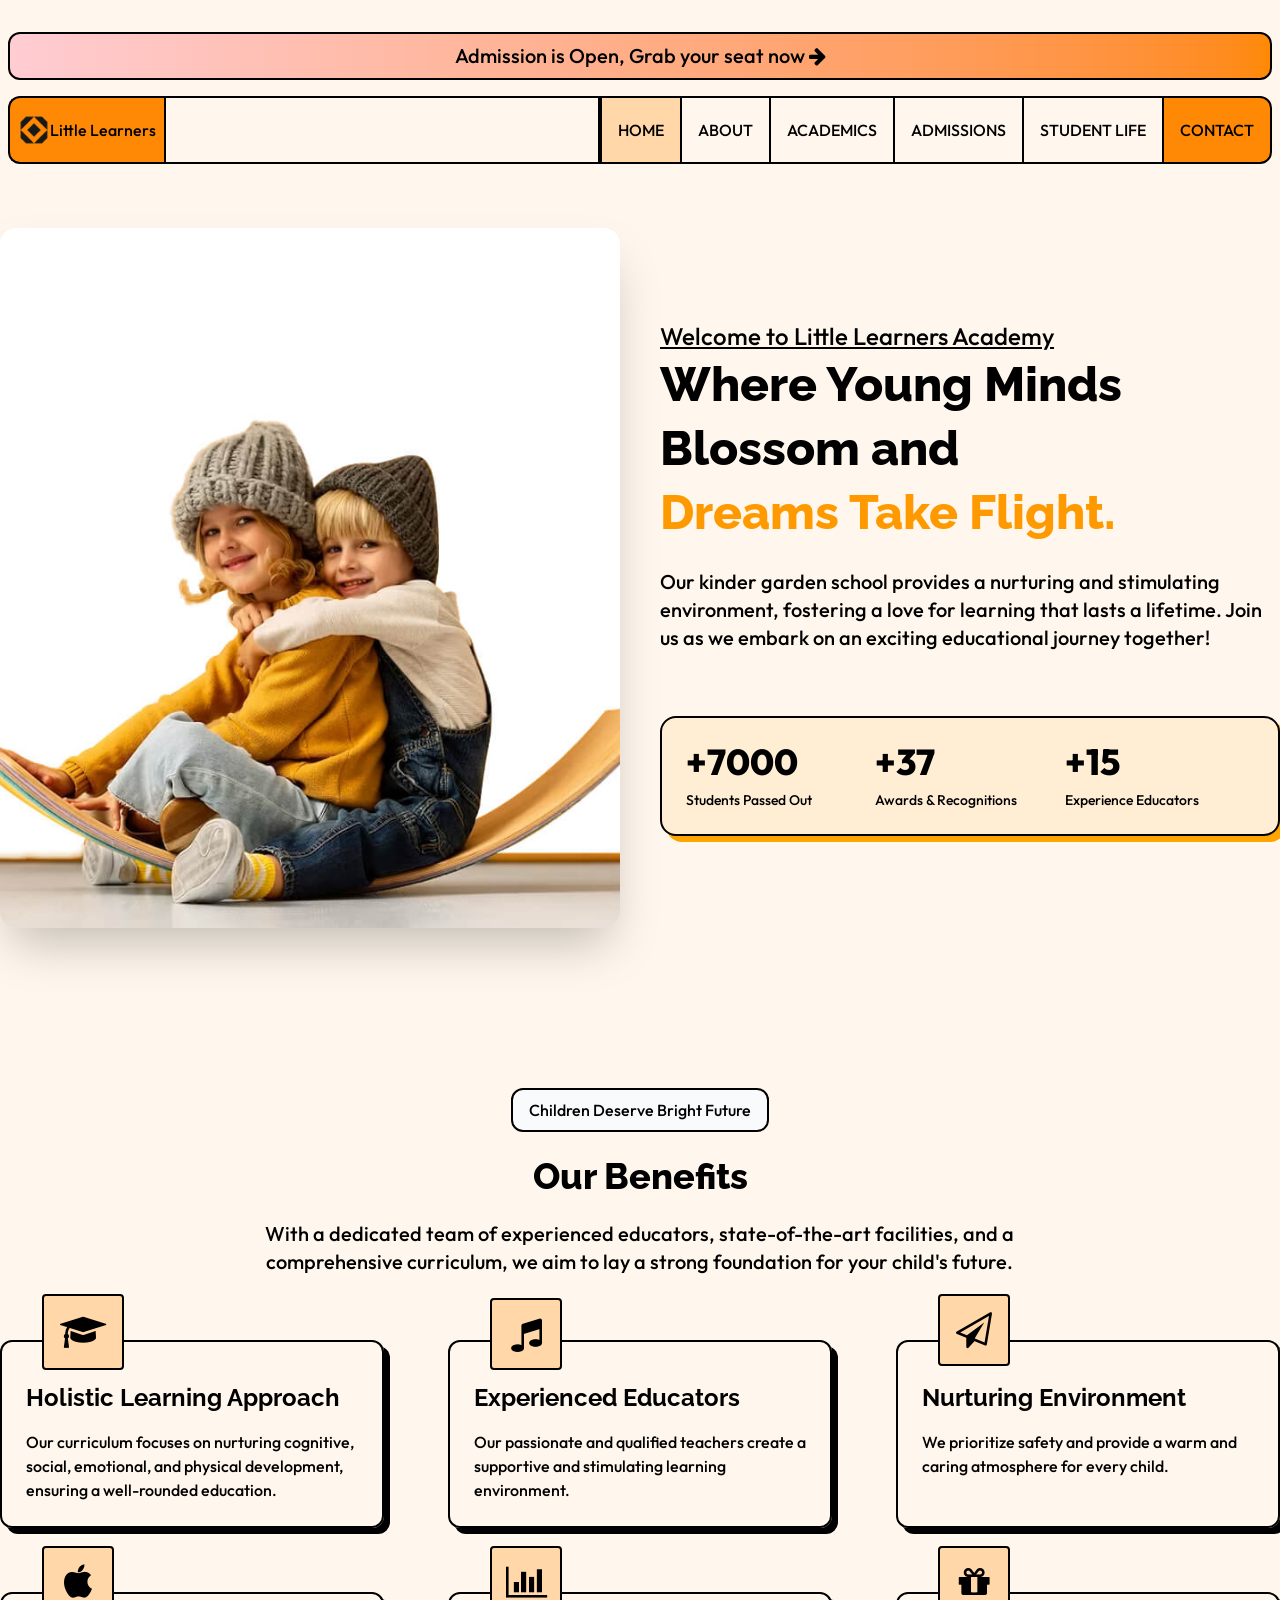
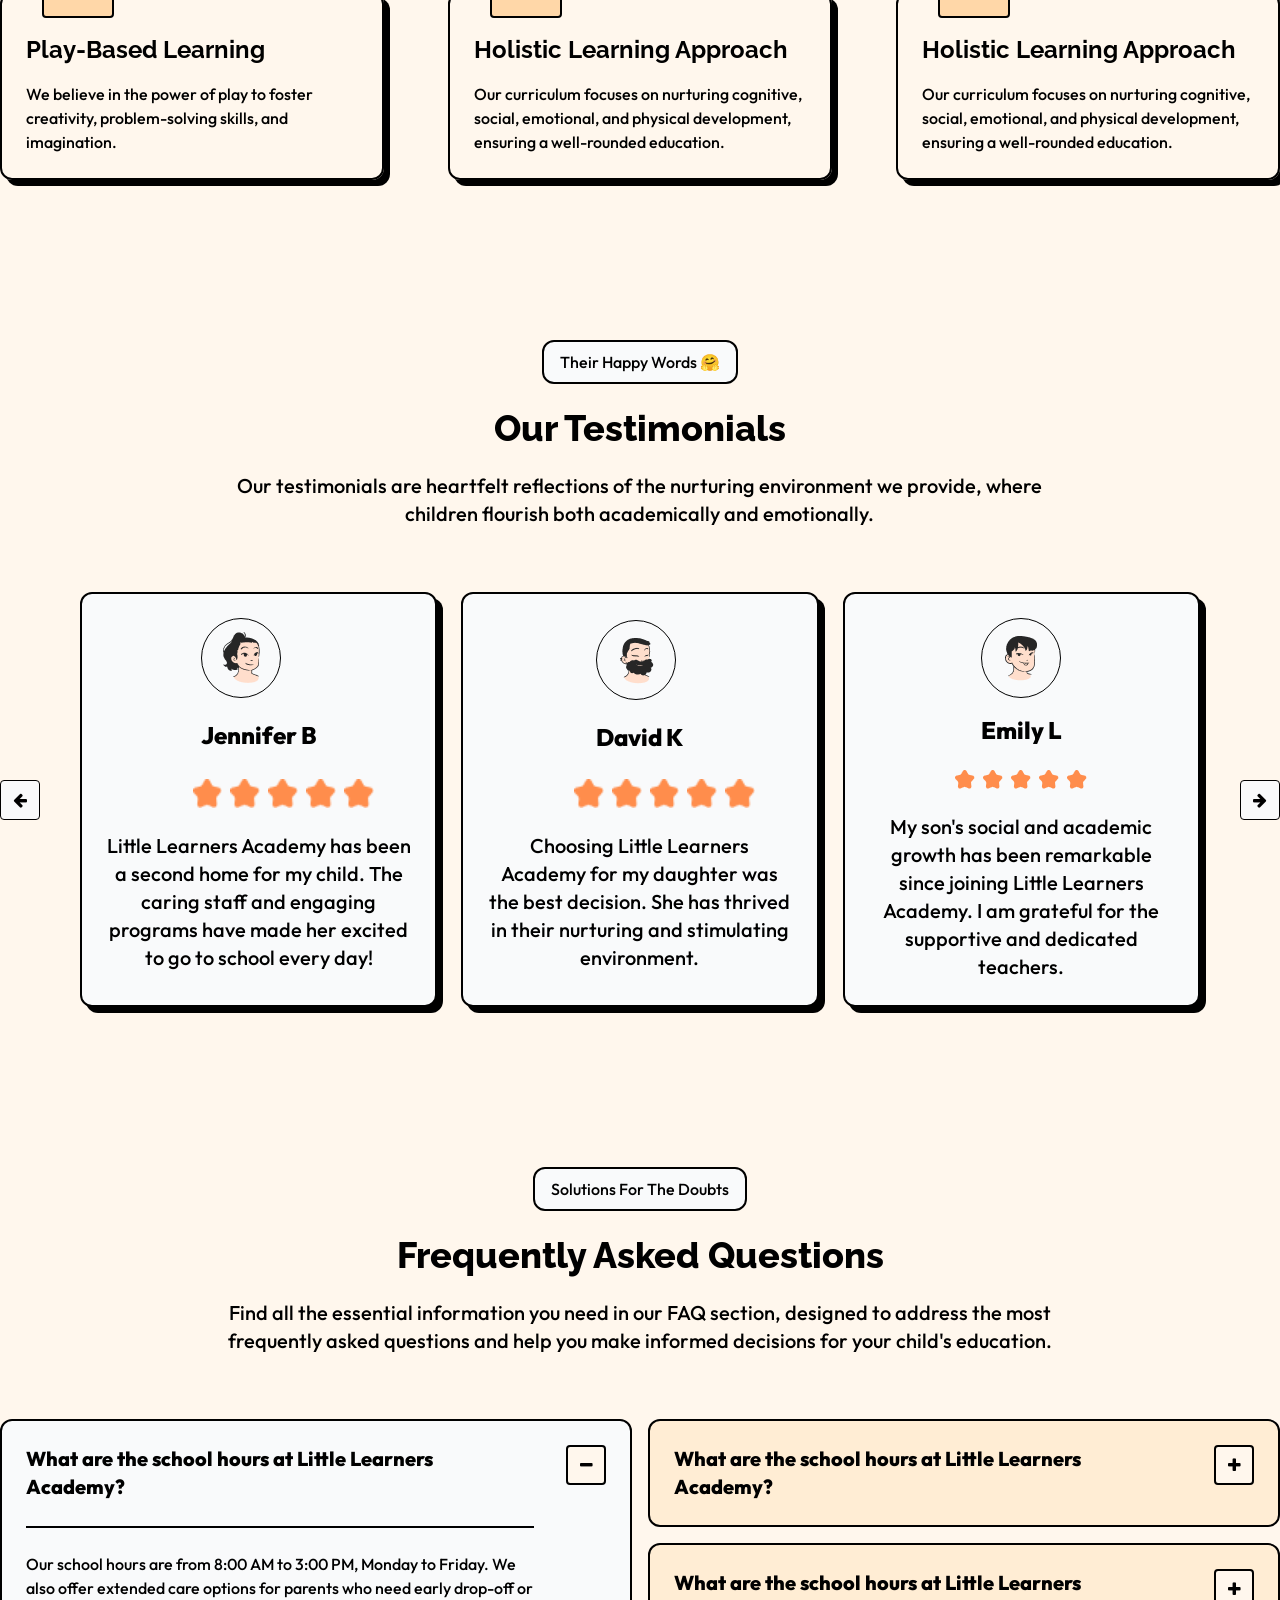
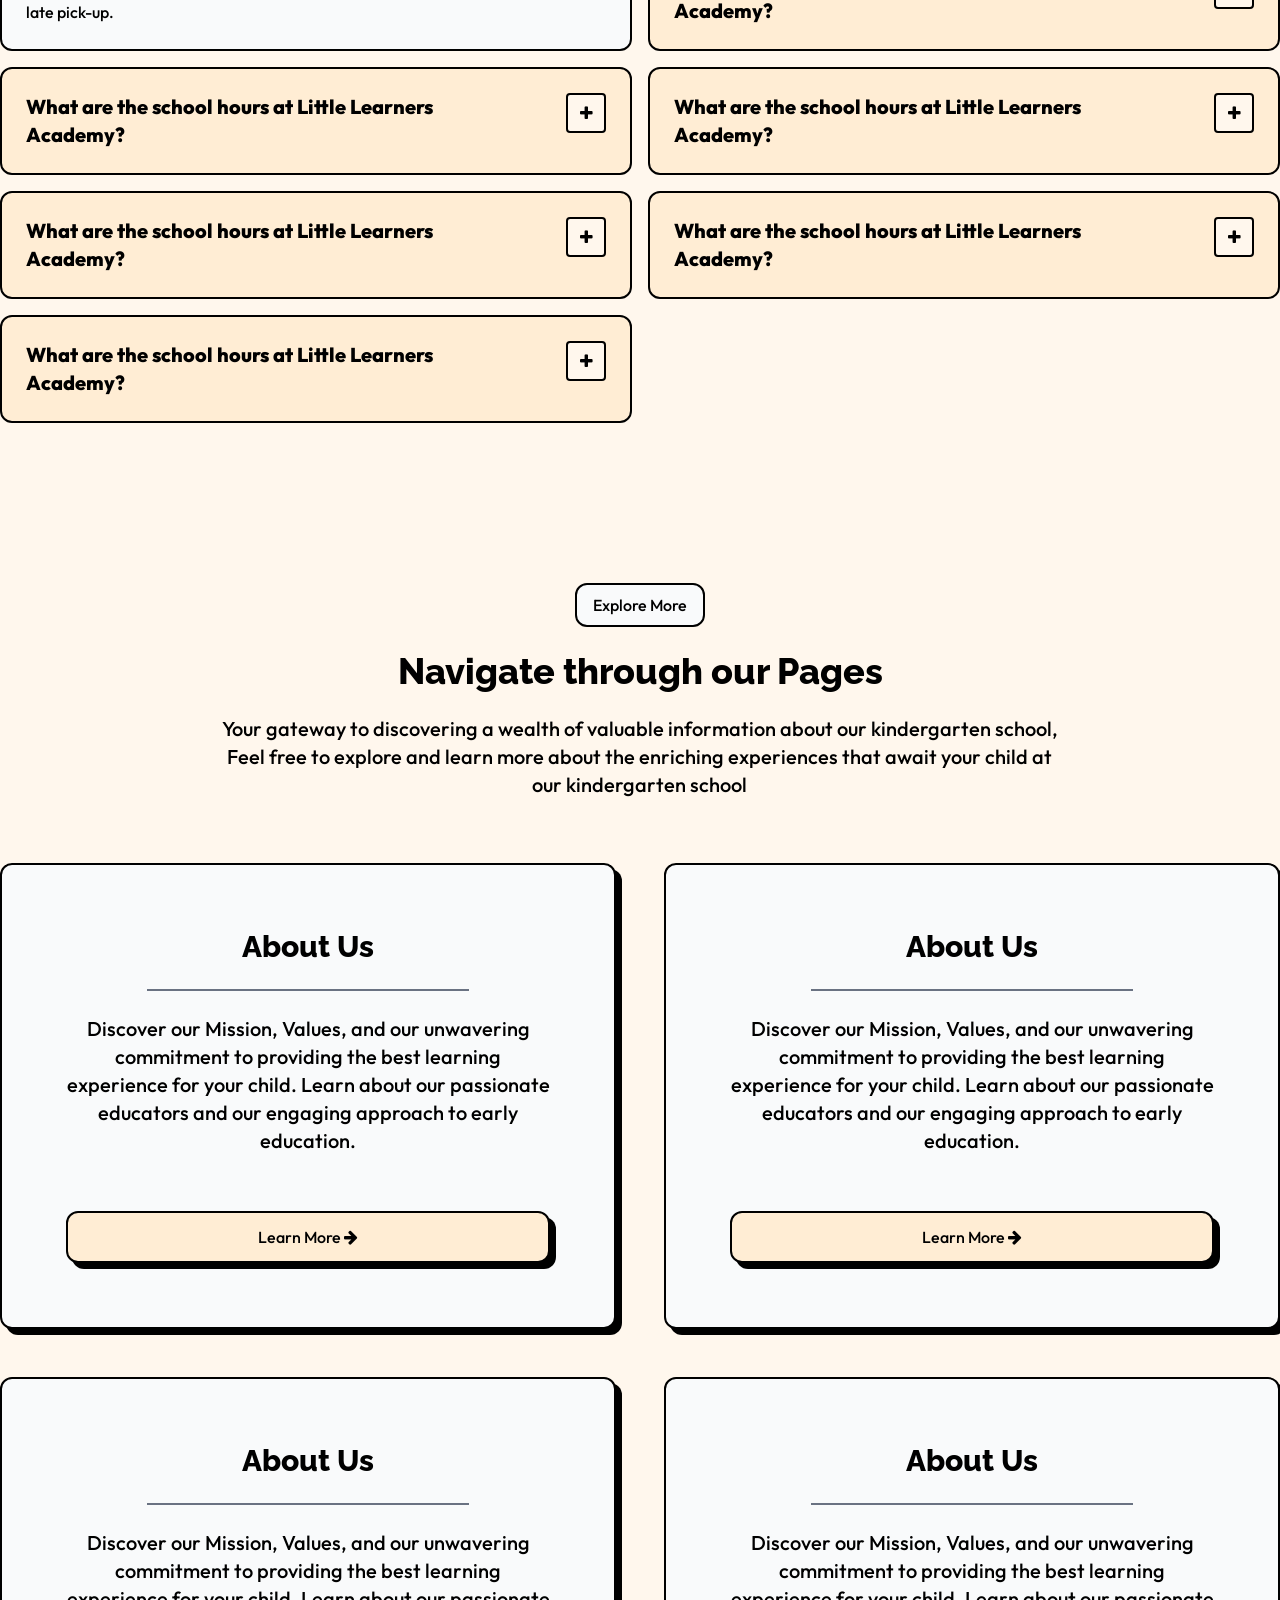
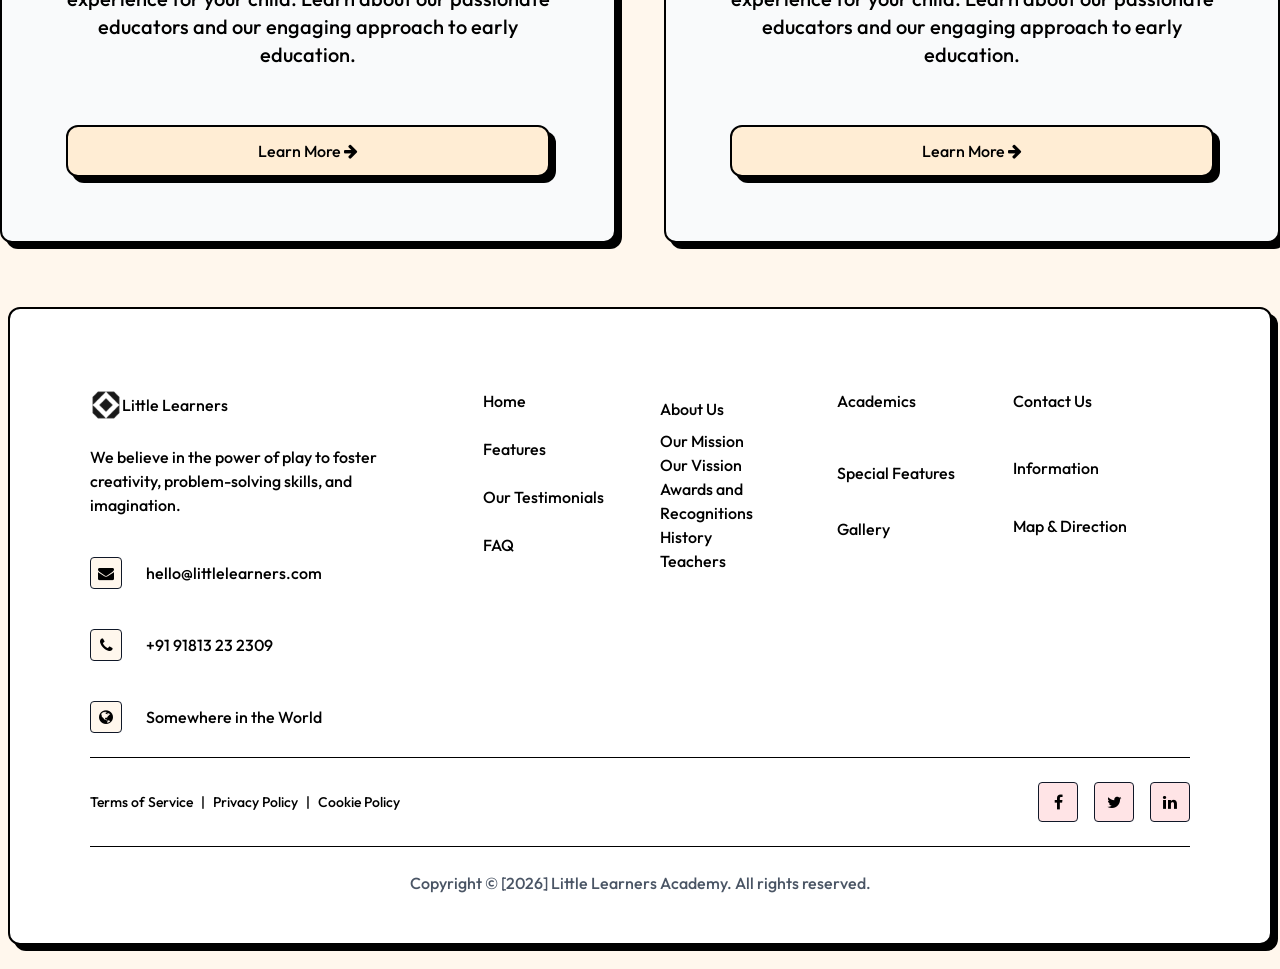
<file: index.html>
<!doctype html>
<html>
<head>

  <meta charset="UTF-8">
  <meta name="viewport" content="width=device-width, initial-scale=1.0">
  <link href="./output.css" rel="stylesheet">
  <link rel="stylesheet" href="font-awesome/css/font-awesome.min.css">
  <script src="alpine.js" defer></script>
</head>
<body class="bg-orange-50 flex flex-col h-screen font-outfit py-6">

    <header class="px-2 pt-2 lg:grid gap-y-4">
        <div class="border-2 py-2 rounded-xl bg-linear-to-r from-rose-200 to-orange-400 flex items-center justify-center gap-x-4">
            <p class="text-xl">Admission is Open, Grab your seat now
                <i class="fa fa-arrow-right" aria-hidden="true"></i></p>
        </div>
        <div class="flex w-full">
            <a href="index.html" class="flex items-center bg-orange-400 py-4 px-2 rounded-l-xl border-l-2 border-y-2">
                <img src="images/logo.png" alt="" class="h-8">
                Little Learners
            </a>
            <div class="flex-grow border-2 h-full"></div>
           <nav class="flex h-full" x-data="{
                items: [
                { name: 'Home', href: 'index.html' },
                { name: 'About', href: 'about.html'},
                { name: 'Academics', href: 'academics.html'},
                { name: 'Admissions', href: ''},
                { name: 'Student Life', href: ''},
                { name: 'Contact', href: ''}
            ]
            }">
            <template x-for="(item, index) in items">
                    <a
                        :href="item.href"
                        x-text="item.name.toUpperCase()"   
                        class="flex items-center px-4 border-s-2 border-y-2 h-full hover:bg-orange-200"
                        :class="index === 5 ? 'rounded-r-xl border-r-2 bg-orange-400' : item.href == window.location.pathname.split('/')[window.location.pathname.split('/').length-1] ?
                        'bg-orange-200' : '' "
                    ></a>
            </template>

            
                <!-- <a href="index.html" class="flex items-center px-4 border-s-2 border-y-2 h-full hover:bg-orange-200">Home</a>
                <a href="about.html" class="flex items-center px-4 border-s-2 border-y-2 h-full hover:bg-orange-200">About Us</a>
                <a href="" class="flex items-center px-4 border-s-2 border-y-2 h-full hover:bg-orange-200">Academics</a>
                <a href="" class="flex items-center px-4 border-s-2 border-y-2 h-full hover:bg-orange-200">Admissions</a>
                <a href="" class="flex items-center px-4 border-s-2 border-y-2 h-full hover:bg-orange-200">Student Life</a>
                <a href="" class="flex items-center px-4 border-s-2 border-r-2 border-y-2 h-full rounded-r-xl bg-orange-400">Contact</a> -->
            </nav>
        </div>
    </header>

    <main class="flex-grow container mx-auto py-16 grid gap-y-40">
        <section class="grid lg:grid-cols-2 lg:gap-x-10 gap-y-8 items-center">
            <div class="">
                <img src="images/first_displey.jpg" alt="first_displey" class="h-[500px] lg:h-[700px] w-full object-cover shadow-2xl rounded-2xl">
            </div>
            <div class="grid gap-y-10 text-center lg:text-left">
                <div>
                   <span class="font-medium underline text-2xl">Welcome to Little Learners Academy</span>
                   <h1 class="font-raleway font-extrabold text-5xl/16 ">Where Young Minds Blossom and <p class="text-amber-500">Dreams Take Flight.</p></h1>
                   <p class="py-6 text-xl font-medium">Our kinder garden school provides a nurturing and stimulating environment, fostering a love for learning that lasts a lifetime.
                    Join us as we embark on an exciting educational journey together!</p>
                </div>
                <ul class="grid lg:grid-cols-3 gap-y-6 p-6 border-2 rounded-2xl font-outfit shadow-[6px_6px_orange] bg-orange-100">
                    <li class="grid gap-y-2">
                        <h2 class="text-4xl font-extrabold">+7000</h2>
                        <span class="text-sm">Students Passed Out</span>
                        <hr class="border mt-4 lg:hidden">
                    </li>

                    <li class="grid gap-y-2">
                        <h2 class="text-4xl font-extrabold">+37</h2>
                        <span class="text-sm">Awards & Recognitions</span>
                        <hr class="border mt-4 lg:hidden">
                    </li>

                    <li class="grid gap-y-2">
                        <h2 class="text-4xl font-extrabold">+15</h2>
                        <span class="text-sm">Experience Educators</span> 
                        <hr class="border mt-4 lg:hidden">
                    </li>
                </ul>
            </div>
        </section>

        <section class="grid gap-y-16">
            <div class="grid gap-y-6 justify-items-center">
                <span class="border-2 px-4 py-2 bg-gray-50 rounded-xl">Children Deserve Bright Future</span>
                <h2 class="font-raleway font-extrabold text-4xl">Our Benefits</h2>
                <p class="text-xl w-2/3 text-center">With a dedicated team of experienced educators, state-of-the-art facilities, and a comprehensive curriculum, we aim to lay a strong foundation for your child's future.</p>
            </div>
            <div class="grid lg:grid-cols-3 gap-16">

                <article class="border-2 shadow-[6px_6px_black] pt-10 px-6 pb-6 relative rounded-xl">
                    <div class="grid gap-y-4">
                        <h3 class="font-raleway text-2xl ">Holistic Learning Approach</h3>
                        <p>Our curriculum focuses on nurturing cognitive, social, emotional, and physical development, ensuring a well-rounded education.</p>
                   </div> 

                    <div class="p-4 bg-orange-200 border-2 justify-self-center rounded text-4xl absolute -top-12 left-10">
                        <i class="fa fa-graduation-cap" aria-hidden="true"></i>
                    </div>
                </article>

                    <article class="border-2 shadow-[6px_6px_black] pt-10 px-6 pb-6 relative rounded-xl">
                        <div class="grid gap-y-4">
                            <h3 class="font-raleway text-2xl">Experienced Educators</h3>
                            <p>Our passionate and qualified teachers create a supportive and stimulating learning environment.</p>
                        </div> 

                    <div class="flex h-18 w-18 items-center justify-center bg-orange-200 border-2 justify-self-center rounded text-4xl absolute -top-11 left-10">
                        <i class="fa fa-music" aria-hidden="true"></i>
                    </div>
                </article>

                                <article class="border-2 shadow-[6px_6px_black] pt-10 px-6 pb-6 relative rounded-xl">
                    <div class="grid gap-y-4">
                        <h3 class="font-raleway text-2xl ">Nurturing Environment</h3>
                        <p>We prioritize safety and provide a warm and caring atmosphere for every child.</p>
                   </div> 

                    <div class="flex h-18 w-18 items-center justify-center bg-orange-200 border-2 justify-self-center rounded text-4xl absolute -top-12 left-10">
                        <i class="fa fa-paper-plane-o" aria-hidden="true"></i>
                    </div>
                </article>

                                <article class="border-2 shadow-[6px_6px_black] pt-10 px-6 pb-6 relative rounded-xl">
                    <div class="grid gap-y-4">
                        <h3 class="font-raleway text-2xl">Play-Based Learning</h3>
                        <p>We believe in the power of play to foster creativity, problem-solving skills, and imagination.</p>
                   </div> 

                    <div class="flex h-18 w-18 items-center justify-center bg-orange-200 border-2 justify-self-center rounded text-4xl absolute -top-12 left-10">
                        <i class="fa fa-apple" aria-hidden="true"></i>
                    </div>
                </article>

                                <article class="border-2 shadow-[6px_6px_black] pt-10 px-6 pb-6 relative rounded-xl">
                    <div class="grid gap-y-4">
                        <h3 class="font-raleway text-2xl ">Holistic Learning Approach</h3>
                        <p>Our curriculum focuses on nurturing cognitive, social, emotional, and physical development, ensuring a well-rounded education.</p>
                   </div> 

                    <div class="flex h-18 w-18 items-center justify-center bg-orange-200 border-2 justify-self-center rounded text-4xl absolute -top-12 left-10">
                        <i class="fa fa-bar-chart" aria-hidden="true"></i>
                    </div>
                </article>

                                <article class="border-2 shadow-[6px_6px_black] pt-10 px-6 pb-6 relative rounded-xl">
                    <div class="grid gap-y-4">
                        <h3 class="font-raleway text-2xl ">Holistic Learning Approach</h3>
                        <p>Our curriculum focuses on nurturing cognitive, social, emotional, and physical development, ensuring a well-rounded education.</p>
                   </div> 

                    <div class="flex h-18 w-18 items-center justify-center bg-orange-200 border-2 justify-self-center rounded text-4xl absolute -top-12 left-10">
                        <i class="fa fa-gift" aria-hidden="true"></i>
                    </div>
                </article>

        </div>
</section>

        <section class="grid gap-y-16">
            <div class="grid gap-y-6 justify-items-center">
                <span class="border-2 px-4 py-2 bg-gray-50 rounded-xl">Their Happy Words 🤗</span>
                <h2 class="font-raleway font-extrabold text-4xl">Our Testimonials</h2>
                <p class="text-xl w-2/3 text-center">Our testimonials are heartfelt reflections of the nurturing environment we provide, where children flourish both academically and emotionally.</p>
            </div>
        <div class="relative">           
            <ul class="grid lg:grid-cols-3 gap-6 px-20">
                <li class="bg-gray-50 border-2 rounded-xl shadow-[6px_6px_black] grid gap-y-6 justify-items-center p-6">
                    <div class="grid gap-y-4">
                        <div class="border h-20 w-20 flex justify-center items-center rounded-[100%]">
                            <img src="images/Icon.png" alt="Icon">
                        </div>
                        <h3 class="text-2xl font-bold">Jennifer B</h3>
                        </div>
                        <div class="flex gap-x-2">
                            <img src="images/Shape.png" alt="Shape">
                            <img src="images/Shape.png" alt="Shape">
                            <img src="images/Shape.png" alt="Shape">
                            <img src="images/Shape.png" alt="Shape">
                            <img src="images/Shape.png" alt="Shape">
                        </div>
                        <p class="text-xl text-center">Little Learners Academy has been a second home for my child. The caring staff and engaging programs have made her excited to go to school every day!</p>
                   </li>

                <li class="bg-gray-50 border-2 rounded-xl shadow-[6px_6px_black] grid gap-y-6 justify-items-center p-6">
                    <div class="grid items-center gap-y-4">
                        <div class="border h-20 w-20 flex justify-center items-center rounded-[100%]">
                            <img src="images/Icon1.png" alt="Icon">
                        
                    </div>
                        <h3 class="text-2xl font-bold">David K</h3>
                    </div>
                    <div class="flex gap-x-2">
                            <img src="images/Shape.png" alt="Shape">
                            <img src="images/Shape.png" alt="Shape">
                            <img src="images/Shape.png" alt="Shape">
                            <img src="images/Shape.png" alt="Shape">
                            <img src="images/Shape.png" alt="Shape">
                        </div>
                        <p class="text-xl text-center">Choosing Little Learners Academy for my daughter was the best decision. She has thrived in their nurturing and stimulating environment.</p>
                   </li>

                <li class="bg-gray-50 border-2 rounded-xl shadow-[6px_6px_black] grid gap-y-6 justify-items-center p-6">
                    <div class="grid items-center gap-y-4">
                        <div class="border h-20 w-20 flex justify-center items-center rounded-[100%]">
                            <img src="images/Icon2.png" alt="Icon">
                        
                    </div>
                        <h3 class="text-2xl font-bold">Emily L</h3>
                    </div>
                        <div class="flex gap-x-2">
                            <img src="images/Shape.png" alt="Shape">
                            <img src="images/Shape.png" alt="Shape">
                            <img src="images/Shape.png" alt="Shape">
                            <img src="images/Shape.png" alt="Shape">
                            <img src="images/Shape.png" alt="Shape">
                        </div>
                        <p class="text-xl text-center">My son's social and academic growth has been remarkable since joining Little Learners Academy. I am grateful for the supportive and dedicated teachers.</p>
                   </li>
            </ul>
            <div class="flex justify-between absolute top-0 w-full h-full items-center">
                <div class="w-10 h-10 bg-gray-50 flex justify-center items-center border rounded cursor-pointer">
                    <i class="fa fa-arrow-left" aria-hidden="true"></i>
                </div>
                <div class="w-10 h-10 bg-gray-50 flex justify-center items-center border rounded cursor-pointer">
                    <i class="fa fa-arrow-right" aria-hidden="true"></i>
                </div>
            </div>
        </div>
    </div>
</section>

 <section class="grid gap-y-16">
        <div class="grid gap-y-6 justify-items-center">
            <span class="border-2 px-4 py-2 bg-gray-50 rounded-xl">Solutions For The Doubts</span>
            <h2 class="font-raleway font-extrabold text-4xl">Frequently Asked Questions</h2>
            <p class="text-xl w-2/3 text-center">Find all the essential information you need in our FAQ section, designed to address the most frequently asked questions and help you make informed decisions for your child's education.</p>
        </div>
        <ul class="grid lg:grid-cols-2 gap-4"> 
            <li  
            x-data="{ open: true }" 
            :class="open ? 'bg-gray-50 row-span-2' : 'bg-orange-100'"
            class="  border-2 p-6 grid grid-cols-[1fr_40px] gap-x-8 rounded-xl">
                <div class="grid gap-y-6 " >
                    <h4 class="font-bold text-xl self-center">What are the school hours at Little Learners Academy?</h4>
                    <hr class="border" :class="open ? '' : 'hidden'">
                    <p :class="open ? '' : 'hidden'">Our school hours are from 8:00 AM to 3:00 PM, Monday to Friday. We also offer extended care options for parents who need early drop-off or late pick-up.</p>
                </div>
                <div 
                    class="border-2 h-[40px] flex justify-center items-center rounded bg-orange-50 self-start" 
                    @click="open = !open">
                    <i x-show="open" class="fa fa-minus" aria-hidden="true"></i>
                    <i x-show="!open" class="fa fa-plus" aria-hidden="true"></i>
                </div>
            </li>
            <li  
            x-data="{ open: false }" 
            :class="open ? 'bg-gray-50 row-span-2' : 'bg-orange-100'"
            class="  border-2 p-6 grid grid-cols-[1fr_40px] gap-x-8 rounded-xl ">
                <div class="grid gap-y-6">
                    <h4 class="font-bold text-xl self-center">What are the school hours at Little Learners Academy?</h4>
                    <hr class="border" :class="open ? '' : 'hidden'">
                    <p :class="open ? '' : 'hidden'">Our school hours are from 8:00 AM to 3:00 PM, Monday to Friday. We also offer extended care options for parents who need early drop-off or late pick-up.</p>
                </div>
                <div 
                    class="border-2 h-[40px] flex justify-center items-center rounded bg-orange-50 self-start" 
                    @click="open = !open">
                    <i x-show="open" class="fa fa-minus" aria-hidden="true"></i>
                    <i x-show="!open" class="fa fa-plus" aria-hidden="true"></i>
                </div>
            </li>
            <li  
            x-data="{ open: false }" 
            :class="open ? 'bg-gray-50 row-span-2' : 'bg-orange-100'"
            class="  border-2 p-6 grid grid-cols-[1fr_40px] gap-x-8 rounded-xl">
                <div class="grid gap-y-6">
                    <h4 class="font-bold text-xl self-center">What are the school hours at Little Learners Academy?</h4>
                    <hr class="border" :class="open ? '' : 'hidden'">
                    <p :class="open ? '' : 'hidden'">Our school hours are from 8:00 AM to 3:00 PM, Monday to Friday. We also offer extended care options for parents who need early drop-off or late pick-up.</p>
                </div>
                <div 
                    class="border-2 h-[40px] flex justify-center items-center rounded bg-orange-50 self-start" 
                    @click="open = !open">
                    <i x-show="open" class="fa fa-minus" aria-hidden="true"></i>
                    <i x-show="!open" class="fa fa-plus" aria-hidden="true"></i>
                </div>
            </li>
            <li  
            x-data="{ open: false }" 
            :class="open ? 'bg-gray-50 row-span-2' : 'bg-orange-100'"
            class="  border-2 p-6 grid grid-cols-[1fr_40px] gap-x-8 rounded-xl">
                <div class="grid gap-y-6">
                    <h4 class="font-bold text-xl self-center">What are the school hours at Little Learners Academy?</h4>
                    <hr class="border" :class="open ? '' : 'hidden'">
                    <p :class="open ? '' : 'hidden'">Our school hours are from 8:00 AM to 3:00 PM, Monday to Friday. We also offer extended care options for parents who need early drop-off or late pick-up.</p>
                </div>
                <div 
                    class="border-2 h-[40px] flex justify-center items-center rounded bg-orange-50 self-start" 
                    @click="open = !open">
                    <i x-show="open" class="fa fa-minus" aria-hidden="true"></i>
                    <i x-show="!open" class="fa fa-plus" aria-hidden="true"></i>
                </div>
            </li>
            <li  
            x-data="{ open: false }" 
            :class="open ? 'bg-gray-50 row-span-2' : 'bg-orange-100'"
            class="  border-2 p-6 grid grid-cols-[1fr_40px] gap-x-8 rounded-xl">
                <div class="grid gap-y-6">
                    <h4 class="font-bold text-xl self-center">What are the school hours at Little Learners Academy?</h4>
                    <hr class="border" :class="open ? '' : 'hidden'">
                    <p :class="open ? '' : 'hidden'">Our school hours are from 8:00 AM to 3:00 PM, Monday to Friday. We also offer extended care options for parents who need early drop-off or late pick-up.</p>
                </div>
                <div 
                    class="border-2 h-[40px] flex justify-center items-center rounded bg-orange-50 self-start" 
                    @click="open = !open">
                    <i x-show="open" class="fa fa-minus" aria-hidden="true"></i>
                    <i x-show="!open" class="fa fa-plus" aria-hidden="true"></i>
                </div>
            </li>
            <li  
            x-data="{ open: false }" 
            :class="open ? 'bg-gray-50 row-span-2' : 'bg-orange-100'"
            class="  border-2 p-6 grid grid-cols-[1fr_40px] gap-x-8 rounded-xl">
                <div class="grid gap-y-6">
                    <h4 class="font-bold text-xl self-center">What are the school hours at Little Learners Academy?</h4>
                    <hr class="border" :class="open ? '' : 'hidden'">
                    <p :class="open ? '' : 'hidden'">Our school hours are from 8:00 AM to 3:00 PM, Monday to Friday. We also offer extended care options for parents who need early drop-off or late pick-up.</p>
                </div>
                <div 
                    class="border-2 h-[40px] flex justify-center items-center rounded bg-orange-50 self-start" 
                    @click="open = !open">
                    <i x-show="open" class="fa fa-minus" aria-hidden="true"></i>
                    <i x-show="!open" class="fa fa-plus" aria-hidden="true"></i>
                </div>
            </li>
            <li  
            x-data="{ open: false }" 
            :class="open ? 'bg-gray-50 row-span-2' : 'bg-orange-100'"
            class="  border-2 p-6 grid grid-cols-[1fr_40px] gap-x-8 rounded-xl">
                <div class="grid gap-y-6">
                    <h4 class="font-bold text-xl self-center">What are the school hours at Little Learners Academy?</h4>
                    <hr class="border" :class="open ? '' : 'hidden'">
                    <p :class="open ? '' : 'hidden'">Our school hours are from 8:00 AM to 3:00 PM, Monday to Friday. We also offer extended care options for parents who need early drop-off or late pick-up.</p>
                </div>
                <div 
                    class="border-2 h-[40px] flex justify-center items-center rounded bg-orange-50 self-start" 
                    @click="open = !open">
                    <i x-show="open" class="fa fa-minus" aria-hidden="true"></i>
                    <i x-show="!open" class="fa fa-plus" aria-hidden="true"></i>
                </div>
            </li>
            <li  
            x-data="{ open: false }" 
            :class="open ? 'bg-gray-50 row-span-2' : 'bg-orange-100'"
            class="  border-2 p-6 grid grid-cols-[1fr_40px] gap-x-8 rounded-xl">
                <div class="grid gap-y-6">
                    <h4 class="font-bold text-xl self-center">What are the school hours at Little Learners Academy?</h4>
                    <hr class="border" :class="open ? '' : 'hidden'">
                    <p :class="open ? '' : 'hidden'">Our school hours are from 8:00 AM to 3:00 PM, Monday to Friday. We also offer extended care options for parents who need early drop-off or late pick-up.</p>
                </div>
                <div 
                    class="border-2 h-[40px] flex justify-center items-center rounded bg-orange-50 self-start" 
                    @click="open = !open">
                    <i x-show="open" class="fa fa-minus" aria-hidden="true"></i>
                    <i x-show="!open" class="fa fa-plus" aria-hidden="true"></i>
                </div>
            </li>

        </ul>

    </section>

<section class="grid gap-y-16">
        <div class="grid gap-y-6 justify-items-center">
            <span class="border-2 px-4 py-2 bg-gray-50 rounded-xl">Explore More</span>
            <h2 class="font-raleway font-extrabold text-4xl">Navigate through our Pages</h2>
            <p class="text-xl w-2/3 text-center">Your gateway to discovering a wealth of valuable information about our kindergarten school, Feel free to explore and learn more about the enriching experiences that await your child at our kindergarten school</p>
        </div>
        <div class="grid lg:grid-cols-2 gap-12">
            <article class="bg-gray-50 border-2 rounded-xl shadow-[6px_6px_black] grid gap-y-6 justify-items-center p-16">
                <h3 class="text-3xl font-raleway font-extrabold">About Us</h3>
                <hr class="border w-2/3 border-gray-500">
                <p class="text-center text-xl">Discover our Mission, Values, and our unwavering commitment to providing the best learning experience for your child. Learn about our passionate educators and our engaging approach to early education.</p>
                <a href="" class="bg-gray-50 border-2 rounded-xl shadow-[6px_6px_black] w-full text-center mt-8 py-3 bg-orange-100">
                    <span>Learn More </span>
                    <i class="fa fa-arrow-right" aria-hidden="true"></i></p>
                </a>
            </article>

             <article class="bg-gray-50 border-2 rounded-xl shadow-[6px_6px_black] grid gap-y-6 justify-items-center p-16">
                <h3 class="text-3xl font-raleway font-extrabold">About Us</h3>
                <hr class="border w-2/3 border-gray-500">
                <p class="text-center text-xl">Discover our Mission, Values, and our unwavering commitment to providing the best learning experience for your child. Learn about our passionate educators and our engaging approach to early education.</p>
                <a href="" class="bg-gray-50 border-2 rounded-xl shadow-[6px_6px_black] w-full text-center mt-8 py-3 bg-orange-100">
                    <span>Learn More </span>
                    <i class="fa fa-arrow-right" aria-hidden="true"></i></p>
                </a>
            </article>

             <article class="bg-gray-50 border-2 rounded-xl shadow-[6px_6px_black] grid gap-y-6 justify-items-center p-16">
                <h3 class="text-3xl font-raleway font-extrabold">About Us</h3>
                <hr class="border w-2/3 border-gray-500">
                <p class="text-center text-xl">Discover our Mission, Values, and our unwavering commitment to providing the best learning experience for your child. Learn about our passionate educators and our engaging approach to early education.</p>
                <a href="" class="bg-gray-50 border-2 rounded-xl shadow-[6px_6px_black] w-full text-center mt-8 py-3 bg-orange-100">
                    <span>Learn More </span>
                    <i class="fa fa-arrow-right" aria-hidden="true"></i></p>
                </a>
            </article>

             <article class="bg-gray-50 border-2 rounded-xl shadow-[6px_6px_black] grid gap-y-6 justify-items-center p-16">
                <h3 class="text-3xl font-raleway font-extrabold">About Us</h3>
                <hr class="border w-2/3 border-gray-500">
                <p class="text-center text-xl">Discover our Mission, Values, and our unwavering commitment to providing the best learning experience for your child. Learn about our passionate educators and our engaging approach to early education.</p>
                <a href="" class="bg-gray-50 border-2 rounded-xl shadow-[6px_6px_black] w-full text-center mt-8 py-3 bg-orange-100">
                    <span>Learn More </span>
                    <i class="fa fa-arrow-right" aria-hidden="true"></i></p>
                </a>
            </article>
        </div>
</section>
    </main>

    <footer class="px-2 pb-6">
        <div class="border-2 rounded-xl bg-linear-to-r shadow-[6px_6px_black] px-20 pt-20 pb-12 bg-[#FFFFFF] grid gap-y-6">
            <div class="grid lg:grid-cols-[1fr_2fr] gap-10">
                <div class="grid gap-y-10">
                    <div class="grid gap-y-6">
                    <a href="" class="flex items-center">
                <img src="images/logo.png" alt="" class="h-8">
                Little Learners
            </a>
                    <p class="pr-6">We believe in the power of play to foster creativity, problem-solving skills, and imagination.</p>
                    </div>
                
                <ul>
                    <li class="flex gap-x-6 items-center">
                        <div class="h-8 w-8 flex justify-center items-center border border-gray-900 bg-orange-50 rounded">
                            <i class="fa fa-envelope" aria-hidden="true"></i>
                        </div>
                        <span>hello@littlelearners.com</span>
                    </li>
                </ul>
                <ul>
                    <li class="flex gap-x-6 items-center">
                        <div class="h-8 w-8 flex justify-center items-center border border-gray-900 bg-orange-50  rounded">
                            <i class="fa fa-phone" aria-hidden="true"></i>
                        </div>
                        <span>+91 91813 23 2309</span>
                    </li>
                </ul>
                <ul>
                    <li class="flex gap-x-6 items-center">
                        <div class="h-8 w-8 flex justify-center items-center border border-gray-900 bg-orange-50 rounded">
                            <i class="fa fa-globe" aria-hidden="true"></i>
                        </div>
                        <span>Somewhere in the World</span>
                    </li>
                </ul>
            
            </div>
            <div>
                <ul class="grid grid-cols-2 lg:grid-cols-4">
                    <li class="grid gap-y-2">
                        <h4 class="">Home</h4>
                        <a href="">Features</a>
                        <a href="">Our Testimonials</a>
                        <a href="">FAQ</a>
                    </li>

                    <li class="grid">
                        <h4 class="my-2">About Us</h4>
                        <a href="">Our Mission</a>
                        <a href="">Our Vission</a>
                        <a href="">Awards and Recognitions</a>
                        <a href="">History</a>
                        <a href="">Teachers</a>
                    </li>

                    <li class="grid">
                        <h4 class=" pb-4">Academics</h4>
                        <a href="">Special Features</a>
                        <a href="">Gallery</a>
                    </li>

                    <li class="grid">
                        <h4 class=" pb-2">Contact Us</h4>
                        <a href="">Information</a>
                        <a href="">Map & Direction</a>
                    </li>
                </ul>
               </div> 
            </div>
        <hr>
            <div class="grid lg:flex lg:justify-between lg:items-center gap-y-4">
                <ul class="flex gap-x-2 text-sm">
                    <li>
                        <a href="">Terms of Service</a>
                    </li>
                    <li>|</li>
                    <li>
                        <a href="">Privacy Policy</a>
                    </li>
                    <li>|</li>
                    <li>
                        <a href="">Cookie Policy</a>
                    </li>

                </ul>
                <ul class="flex gap-x-4 justify-items-center">
                    
                    <li class="flex gap-x-2 items-center">
                        <div class="h-10 w-10 flex justify-center items-center border border-gray-900 bg-rose-100 rounded">
                           <i class="fa fa-facebook" aria-hidden="true"></i>
                        </div>
                    </li>
                    <li class="flex gap-x-2 items-center">
                        <div class="h-10 w-10 flex justify-center items-center border border-gray-900 bg-rose-100 rounded">
                            <i class="fa fa-twitter" aria-hidden="true"></i>
                        </div>
                    </li>
                    <li class="flex gap-x-2 items-center">
                        <div class="h-10 w-10 flex justify-center items-center border border-gray-900 bg-rose-100 rounded">
                             <i class="fa fa-linkedin" aria-hidden="true"></i>
                        </div>
                    </li>

                    </ul>
            </div>
        <hr>
        
            <div class="container mx-auto text-center text-gray-600">
                Copyright © [2026] Little Learners Academy. All rights reserved.
            </div>

        </div>
    </footer>
</body>
</html>
</file>
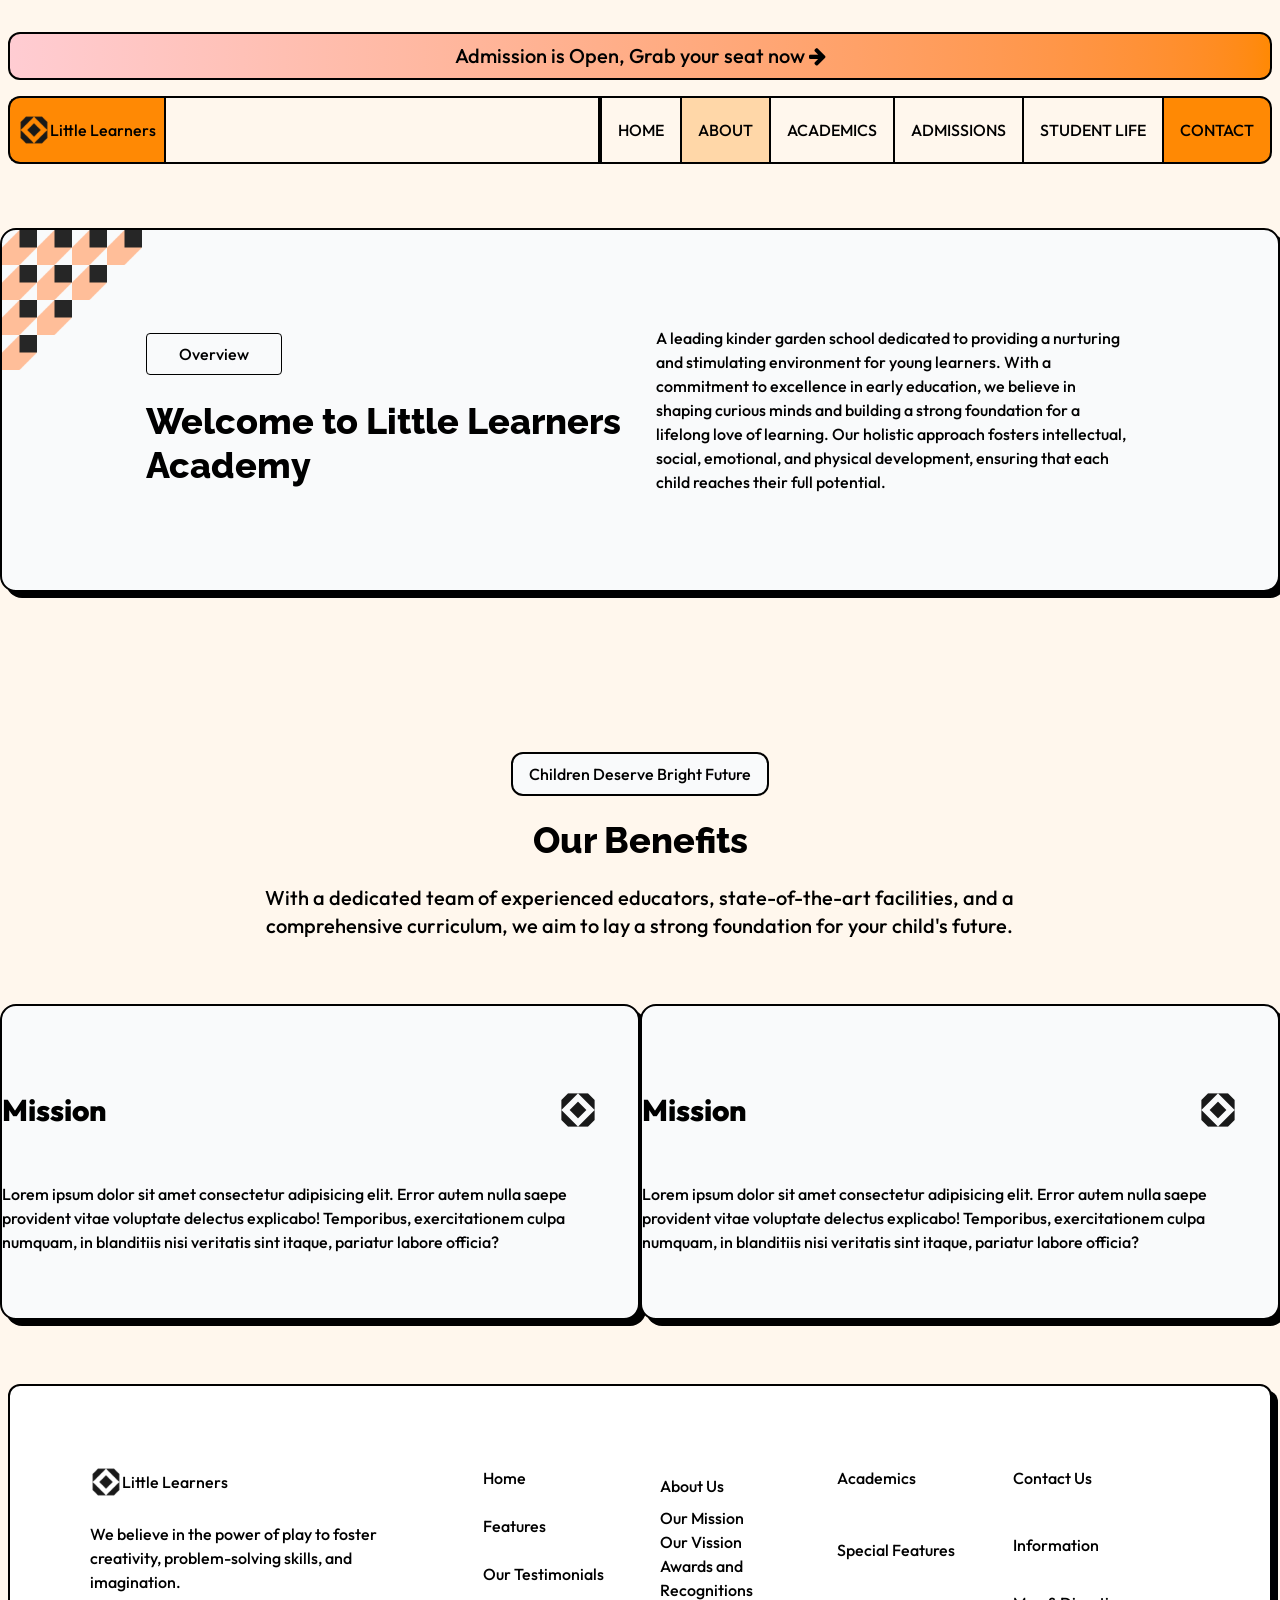
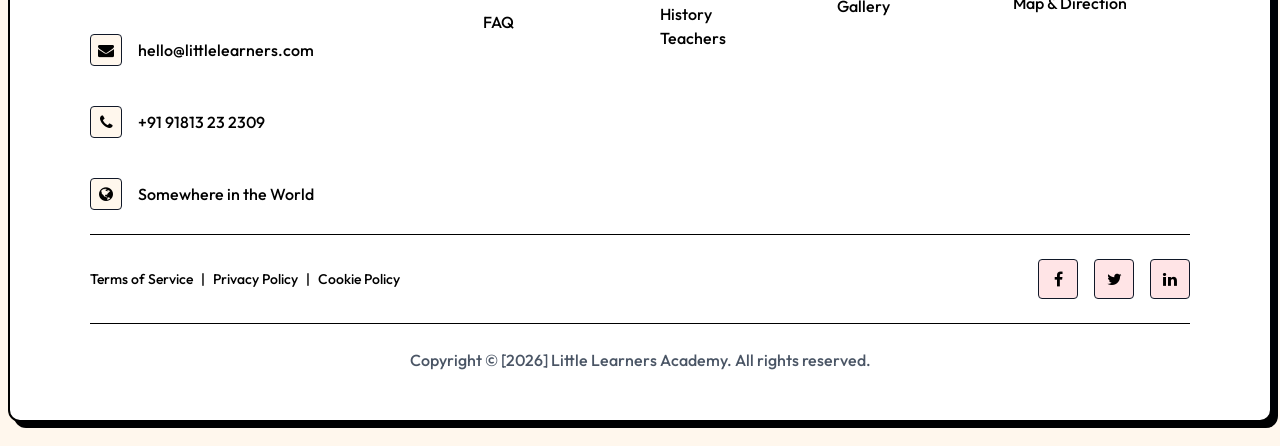
<file: about.html>
<!doctype html>
<html>
<head>

  <meta charset="UTF-8">
  <meta name="viewport" content="width=device-width, initial-scale=1.0">
  <link href="./output.css" rel="stylesheet">
  <link rel="stylesheet" href="font-awesome/css/font-awesome.min.css">
  <script src="alpine.js" defer></script>
</head>
<body class="bg-orange-50 flex flex-col h-screen font-outfit py-6">

    <header class="px-2 pt-2 lg:grid gap-y-4">
        <div class="border-2 py-2 rounded-xl bg-linear-to-r from-rose-200 to-orange-400 flex items-center justify-center gap-x-4">
            <p class="text-xl">Admission is Open, Grab your seat now
                <i class="fa fa-arrow-right" aria-hidden="true"></i></p>
        </div>
        <div class="flex w-full">
            <a href="index.html" class="flex items-center bg-orange-400 py-4 px-2 rounded-l-xl border-l-2 border-y-2">
                <img src="images/logo.png" alt="" class="h-8">
                Little Learners
            </a>
            <div class="flex-grow border-2 h-full"></div>
            <nav class="flex h-full" x-data="{
                items: [
                { name: 'Home', href: 'index.html' },
                { name: 'About', href: 'about.html'},
                { name: 'Academics', href: 'academics.html'},
                { name: 'Admissions', href: ''},
                { name: 'Student Life', href: ''},
                { name: 'Contact', href: ''}
            ]
            }">
            <template x-for="(item, index) in items">
                    <a
                        :href="item.href"
                        x-text="item.name.toUpperCase()"   
                        class="flex items-center px-4 border-s-2 border-y-2 h-full hover:bg-orange-200"
                        :class="index === 5 ? 'rounded-r-xl border-r-2 bg-orange-400' : item.href == window.location.pathname.split('/')[window.location.pathname.split('/').length-1] ?
                        'bg-orange-200' : '' "
                    ></a>
            </template>

            
                <!-- <a href="index.html" class="flex items-center px-4 border-s-2 border-y-2 h-full hover:bg-orange-200">Home</a>
                <a href="about.html" class="flex items-center px-4 border-s-2 border-y-2 h-full hover:bg-orange-200">About Us</a>
                <a href="" class="flex items-center px-4 border-s-2 border-y-2 h-full hover:bg-orange-200">Academics</a>
                <a href="" class="flex items-center px-4 border-s-2 border-y-2 h-full hover:bg-orange-200">Admissions</a>
                <a href="" class="flex items-center px-4 border-s-2 border-y-2 h-full hover:bg-orange-200">Student Life</a>
                <a href="" class="flex items-center px-4 border-s-2 border-r-2 border-y-2 h-full rounded-r-xl bg-orange-400">Contact</a> -->
            </nav>
        </div>
    </header>

    <main class="flex-grow container mx-auto py-16 grid gap-y-40">
       <section class="border-2 rounded-2xl shadow-[6px_6px_black] bg-gray-50 relative">
            <img src="images/bern.png" alt="" class="absolute h-35">
            <ul class="grid grid-cols-2 gap-x-8 items-center px-36 py-24">
                <li class="grid gap-y-6">
                    <button class="justify-self-start border py-2 px-8 rounded">Overview</button>
                    <h1 class="text-4xl leading-11 font-extrabold font-raleway">Welcome to Little Learners Academy</h1>
                </li>
                <li>
                    <p>A leading kinder garden school dedicated to providing a nurturing and stimulating environment for young learners. With a commitment to excellence in early education, we believe in shaping curious minds and building a strong foundation for a lifelong love of learning. Our holistic approach fosters intellectual, social, emotional, and physical development, ensuring that each child reaches their full potential.</p>
                </li>
            </ul>
       </section>

       <section class="grid gap-y-16">
            <div class="grid gap-y-6 justify-items-center">
                <span class="border-2 px-4 py-2 bg-gray-50 rounded-xl">Children Deserve Bright Future</span>
                <h2 class="font-raleway font-extrabold text-4xl">Our Benefits</h2>
                <p class="text-xl w-2/3 text-center">With a dedicated team of experienced educators, state-of-the-art facilities, and a comprehensive curriculum, we aim to lay a strong foundation for your child's future.</p>
            </div>
                <ul class="grid grid-cols-2">
                    <li class="py-16 grid gap-y-8 border-2 rounded-2xl shadow-[6px_6px_black] bg-gray-50">
                        <div class="grid grid-cols-[1fr_80px] grid-rows-[80px] items-center ">
                            <h2 class="text-3xl font-extrabold">Mission</h2>
                            <img src="images/logo.png" alt="">
                        </div>
                        <p>Lorem ipsum dolor sit amet consectetur adipisicing elit. Error autem nulla saepe provident vitae voluptate delectus explicabo! Temporibus, exercitationem culpa numquam, in blanditiis nisi veritatis sint itaque, pariatur labore officia?</p>
                    </li>
                    <li class="py-16 grid gap-y-8 border-2 rounded-2xl shadow-[6px_6px_black] bg-gray-50">
                        <div class="grid grid-cols-[1fr_80px] grid-rows-[80px] items-center ">
                            <h2 class="text-3xl font-extrabold">Mission</h2>
                            <img src="images/logo.png" alt="">
                        </div>
                        <p>Lorem ipsum dolor sit amet consectetur adipisicing elit. Error autem nulla saepe provident vitae voluptate delectus explicabo! Temporibus, exercitationem culpa numquam, in blanditiis nisi veritatis sint itaque, pariatur labore officia?</p>
                    </li>
                </ul>

</section>

    </main>

    <footer class="px-2 pb-6">
        <div class="border-2 rounded-xl bg-linear-to-r shadow-[6px_6px_black] px-20 pt-20 pb-12 bg-[#FFFFFF] grid gap-y-6">
            <div class="grid lg:grid-cols-[1fr_2fr] gap-10">
                <div class="grid gap-y-10">
                    <div class="grid gap-y-6">
                    <a href="" class="flex items-center">
                <img src="images/logo.png" alt="" class="h-8">
                Little Learners
            </a>
                    <p class="pr-6">We believe in the power of play to foster creativity, problem-solving skills, and imagination.</p>
                    </div>
                
                <ul>
                    <li class="flex gap-x-4 items-center">
                        <div class="h-8 w-8 flex justify-center items-center border border-gray-900 bg-orange-50 rounded">
                            <i class="fa fa-envelope" aria-hidden="true"></i>
                        </div>
                        <span>hello@littlelearners.com</span>
                    </li>
                </ul>
                <ul>
                    <li class="flex gap-x-4 items-center">
                        <div class="h-8 w-8 flex justify-center items-center border border-gray-900 bg-orange-50  rounded">
                            <i class="fa fa-phone" aria-hidden="true"></i>
                        </div>
                        <span>+91 91813 23 2309</span>
                    </li>
                </ul>
                <ul>
                    <li class="flex gap-x-4 items-center">
                        <div class="h-8 w-8 flex justify-center items-center border border-gray-900 bg-orange-50 rounded">
                            <i class="fa fa-globe" aria-hidden="true"></i>
                        </div>
                        <span>Somewhere in the World</span>
                    </li>
                </ul>
            
            </div>
            <div>
                <ul class="grid grid-cols-2 lg:grid-cols-4">
                    <li class="grid gap-y-2">
                        <h4 class="">Home</h4>
                        <a href="">Features</a>
                        <a href="">Our Testimonials</a>
                        <a href="">FAQ</a>
                    </li>

                    <li class="grid">
                        <h4 class="my-2">About Us</h4>
                        <a href="">Our Mission</a>
                        <a href="">Our Vission</a>
                        <a href="">Awards and Recognitions</a>
                        <a href="">History</a>
                        <a href="">Teachers</a>
                    </li>

                    <li class="grid">
                        <h4 class=" pb-4">Academics</h4>
                        <a href="">Special Features</a>
                        <a href="">Gallery</a>
                    </li>

                    <li class="grid">
                        <h4 class=" pb-2">Contact Us</h4>
                        <a href="">Information</a>
                        <a href="">Map & Direction</a>
                    </li>
                </ul>
               </div> 
            </div>
        <hr>
            <div class="grid lg:flex lg:justify-between lg:items-center gap-y-4">
                <ul class="flex gap-x-2 text-sm">
                    <li>
                        <a href="">Terms of Service</a>
                    </li>
                    <li>|</li>
                    <li>
                        <a href="">Privacy Policy</a>
                    </li>
                    <li>|</li>
                    <li>
                        <a href="">Cookie Policy</a>
                    </li>

                </ul>
                <ul class="flex gap-x-4 justify-items-center">
                    
                    <li class="flex gap-x-2 items-center">
                        <div class="h-10 w-10 flex justify-center items-center border border-gray-900 bg-rose-100 rounded">
                           <i class="fa fa-facebook" aria-hidden="true"></i>
                        </div>
                    </li>
                    <li class="flex gap-x-2 items-center">
                        <div class="h-10 w-10 flex justify-center items-center border border-gray-900 bg-rose-100 rounded">
                            <i class="fa fa-twitter" aria-hidden="true"></i>
                        </div>
                    </li>
                    <li class="flex gap-x-2 items-center">
                        <div class="h-10 w-10 flex justify-center items-center border border-gray-900 bg-rose-100 rounded">
                             <i class="fa fa-linkedin" aria-hidden="true"></i>
                        </div>
                    </li>

                    </ul>
            </div>
        <hr>
        
            <div class="container mx-auto text-center text-gray-600">
                Copyright © [2026] Little Learners Academy. All rights reserved.
            </div>

        </div>
    </footer>
</body>
</html>
</file>
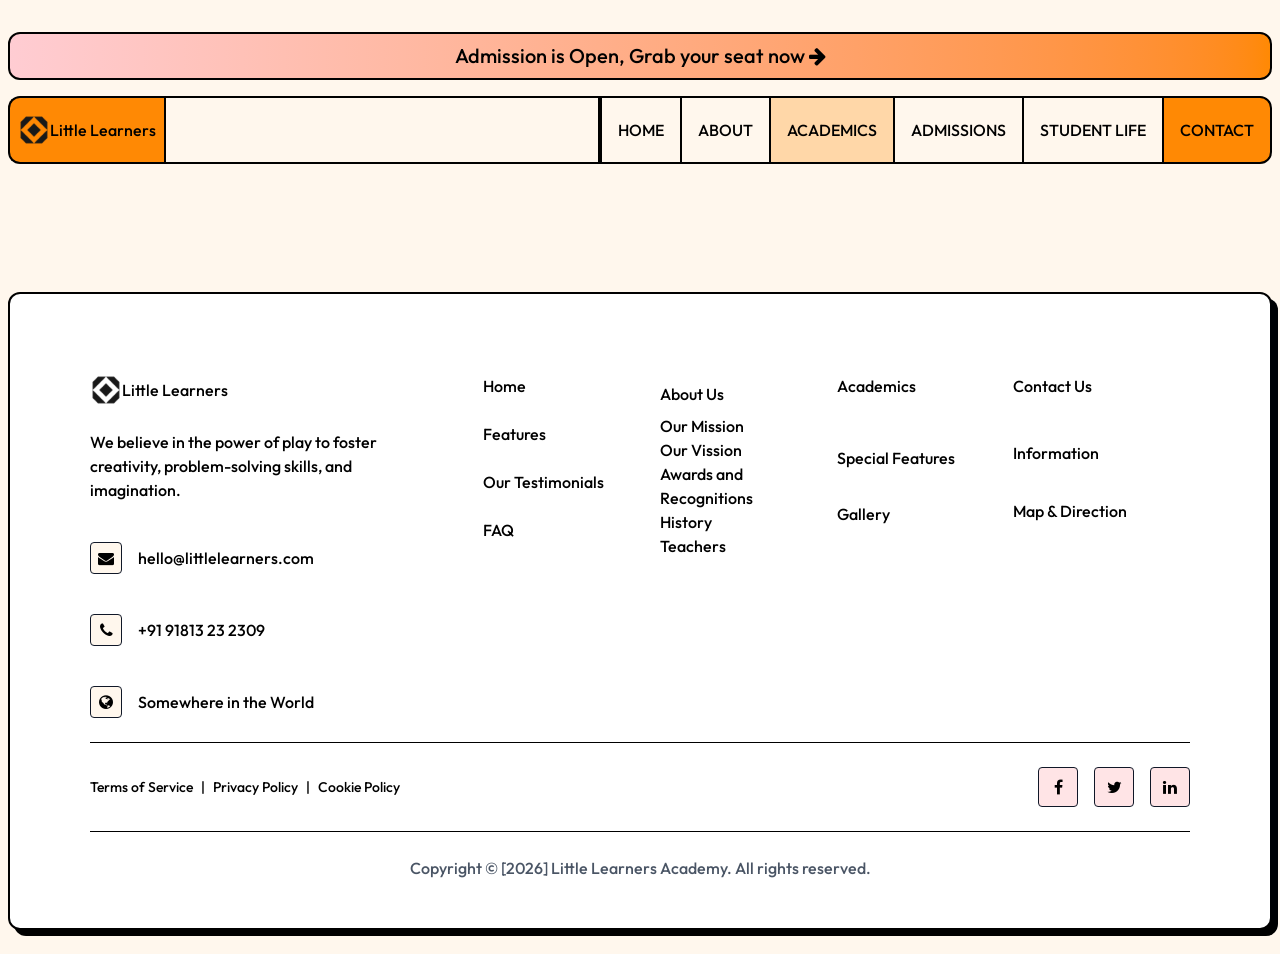
<file: academics.html>
<!doctype html>
<html>
<head>

  <meta charset="UTF-8">
  <meta name="viewport" content="width=device-width, initial-scale=1.0">
  <link href="./output.css" rel="stylesheet">
  <link rel="stylesheet" href="font-awesome/css/font-awesome.min.css">
  <script src="alpine.js" defer></script>
</head>
<body class="bg-orange-50 flex flex-col h-screen font-outfit py-6">

    <header class="px-2 pt-2 lg:grid gap-y-4">
        <div class="border-2 py-2 rounded-xl bg-linear-to-r from-rose-200 to-orange-400 flex items-center justify-center gap-x-4">
            <p class="text-xl">Admission is Open, Grab your seat now
                <i class="fa fa-arrow-right" aria-hidden="true"></i></p>
        </div>
        <div class="flex w-full">
            <a href="index.html" class="flex items-center bg-orange-400 py-4 px-2 rounded-l-xl border-l-2 border-y-2">
                <img src="images/logo.png" alt="" class="h-8">
                Little Learners
            </a>
            <div class="flex-grow border-2 h-full"></div>
            <nav class="flex h-full" x-data="{
                items: [
                { name: 'Home', href: 'index.html' },
                { name: 'About', href: 'about.html'},
                { name: 'Academics', href: 'academics.html'},
                { name: 'Admissions', href: ''},
                { name: 'Student Life', href: ''},
                { name: 'Contact', href: ''}
            ]
            }">
            <template x-for="(item, index) in items">
                    <a
                        :href="item.href"
                        x-text="item.name.toUpperCase()"   
                        class="flex items-center px-4 border-s-2 border-y-2 h-full hover:bg-orange-200"
                        :class="index === 5 ? 'rounded-r-xl border-r-2 bg-orange-400' : item.href == window.location.pathname.split('/')[window.location.pathname.split('/').length-1] ?
                        'bg-orange-200' : '' "
                    ></a>
            </template>

            
                <!-- <a href="index.html" class="flex items-center px-4 border-s-2 border-y-2 h-full hover:bg-orange-200">Home</a>
                <a href="about.html" class="flex items-center px-4 border-s-2 border-y-2 h-full hover:bg-orange-200">About Us</a>
                <a href="" class="flex items-center px-4 border-s-2 border-y-2 h-full hover:bg-orange-200">Academics</a>
                <a href="" class="flex items-center px-4 border-s-2 border-y-2 h-full hover:bg-orange-200">Admissions</a>
                <a href="" class="flex items-center px-4 border-s-2 border-y-2 h-full hover:bg-orange-200">Student Life</a>
                <a href="" class="flex items-center px-4 border-s-2 border-r-2 border-y-2 h-full rounded-r-xl bg-orange-400">Contact</a> -->
            </nav>
        </div>
    </header>

    <main class="flex-grow container mx-auto py-16 grid gap-y-40">
       
    </main>

    <footer class="px-2 pb-6">
        <div class="border-2 rounded-xl bg-linear-to-r shadow-[6px_6px_black] px-20 pt-20 pb-12 bg-[#FFFFFF] grid gap-y-6">
            <div class="grid lg:grid-cols-[1fr_2fr] gap-10">
                <div class="grid gap-y-10">
                    <div class="grid gap-y-6">
                    <a href="" class="flex items-center">
                <img src="images/logo.png" alt="" class="h-8">
                Little Learners
            </a>
                    <p class="pr-6">We believe in the power of play to foster creativity, problem-solving skills, and imagination.</p>
                    </div>
                
                <ul>
                    <li class="flex gap-x-4 items-center">
                        <div class="h-8 w-8 flex justify-center items-center border border-gray-900 bg-orange-50 rounded">
                            <i class="fa fa-envelope" aria-hidden="true"></i>
                        </div>
                        <span>hello@littlelearners.com</span>
                    </li>
                </ul>
                <ul>
                    <li class="flex gap-x-4 items-center">
                        <div class="h-8 w-8 flex justify-center items-center border border-gray-900 bg-orange-50  rounded">
                            <i class="fa fa-phone" aria-hidden="true"></i>
                        </div>
                        <span>+91 91813 23 2309</span>
                    </li>
                </ul>
                <ul>
                    <li class="flex gap-x-4 items-center">
                        <div class="h-8 w-8 flex justify-center items-center border border-gray-900 bg-orange-50 rounded">
                            <i class="fa fa-globe" aria-hidden="true"></i>
                        </div>
                        <span>Somewhere in the World</span>
                    </li>
                </ul>
            
            </div>
            <div>
                <ul class="grid grid-cols-2 lg:grid-cols-4">
                    <li class="grid gap-y-2">
                        <h4 class="">Home</h4>
                        <a href="">Features</a>
                        <a href="">Our Testimonials</a>
                        <a href="">FAQ</a>
                    </li>

                    <li class="grid">
                        <h4 class="my-2">About Us</h4>
                        <a href="">Our Mission</a>
                        <a href="">Our Vission</a>
                        <a href="">Awards and Recognitions</a>
                        <a href="">History</a>
                        <a href="">Teachers</a>
                    </li>

                    <li class="grid">
                        <h4 class=" pb-4">Academics</h4>
                        <a href="">Special Features</a>
                        <a href="">Gallery</a>
                    </li>

                    <li class="grid">
                        <h4 class=" pb-2">Contact Us</h4>
                        <a href="">Information</a>
                        <a href="">Map & Direction</a>
                    </li>
                </ul>
               </div> 
            </div>
        <hr>
            <div class="grid lg:flex lg:justify-between lg:items-center gap-y-4">
                <ul class="flex gap-x-2 text-sm">
                    <li>
                        <a href="">Terms of Service</a>
                    </li>
                    <li>|</li>
                    <li>
                        <a href="">Privacy Policy</a>
                    </li>
                    <li>|</li>
                    <li>
                        <a href="">Cookie Policy</a>
                    </li>

                </ul>
                <ul class="flex gap-x-4 justify-items-center">
                    
                    <li class="flex gap-x-2 items-center">
                        <div class="h-10 w-10 flex justify-center items-center border border-gray-900 bg-rose-100 rounded">
                           <i class="fa fa-facebook" aria-hidden="true"></i>
                        </div>
                    </li>
                    <li class="flex gap-x-2 items-center">
                        <div class="h-10 w-10 flex justify-center items-center border border-gray-900 bg-rose-100 rounded">
                            <i class="fa fa-twitter" aria-hidden="true"></i>
                        </div>
                    </li>
                    <li class="flex gap-x-2 items-center">
                        <div class="h-10 w-10 flex justify-center items-center border border-gray-900 bg-rose-100 rounded">
                             <i class="fa fa-linkedin" aria-hidden="true"></i>
                        </div>
                    </li>

                    </ul>
            </div>
        <hr>
        
            <div class="container mx-auto text-center text-gray-600">
                Copyright © [2026] Little Learners Academy. All rights reserved.
            </div>

        </div>
    </footer>
</body>
</html>
</file>
<file: output.css>
/*! tailwindcss v4.2.2 | MIT License | https://tailwindcss.com */
@layer properties;
@layer theme, base, components, utilities;
@layer theme {
  :root, :host {
    --font-sans: ui-sans-serif, system-ui, sans-serif, "Apple Color Emoji",
      "Segoe UI Emoji", "Segoe UI Symbol", "Noto Color Emoji";
    --font-mono: ui-monospace, SFMono-Regular, Menlo, Monaco, Consolas, "Liberation Mono",
      "Courier New", monospace;
    --color-orange-50: oklch(98% 0.016 73.684);
    --color-orange-100: oklch(95.4% 0.038 75.164);
    --color-orange-200: oklch(90.1% 0.076 70.697);
    --color-orange-300: oklch(83.7% 0.128 66.29);
    --color-orange-400: oklch(75% 0.183 55.934);
    --color-amber-500: oklch(76.9% 0.188 70.08);
    --color-rose-50: oklch(96.9% 0.015 12.422);
    --color-rose-100: oklch(94.1% 0.03 12.58);
    --color-rose-200: oklch(89.2% 0.058 10.001);
    --color-rose-400: oklch(71.2% 0.194 13.428);
    --color-gray-50: oklch(98.5% 0.002 247.839);
    --color-gray-400: oklch(70.7% 0.022 261.325);
    --color-gray-500: oklch(55.1% 0.027 264.364);
    --color-gray-600: oklch(44.6% 0.03 256.802);
    --color-gray-700: oklch(37.3% 0.034 259.733);
    --color-gray-900: oklch(21% 0.034 264.665);
    --spacing: 0.25rem;
    --text-sm: 0.875rem;
    --text-sm--line-height: calc(1.25 / 0.875);
    --text-xl: 1.25rem;
    --text-xl--line-height: calc(1.75 / 1.25);
    --text-2xl: 1.5rem;
    --text-2xl--line-height: calc(2 / 1.5);
    --text-3xl: 1.875rem;
    --text-3xl--line-height: calc(2.25 / 1.875);
    --text-4xl: 2.25rem;
    --text-4xl--line-height: calc(2.5 / 2.25);
    --text-5xl: 3rem;
    --text-5xl--line-height: 1;
    --font-weight-medium: 500;
    --font-weight-bold: 700;
    --font-weight-extrabold: 800;
    --radius-lg: 0.5rem;
    --radius-xl: 0.75rem;
    --radius-2xl: 1rem;
    --default-transition-duration: 150ms;
    --default-transition-timing-function: cubic-bezier(0.4, 0, 0.2, 1);
    --default-font-family: var(--font-sans);
    --default-mono-font-family: var(--font-mono);
    --font-raleway: "Raleway", sans-serif;
    --font-outfit: "Outfit", sans-serif;
  }
}
@layer base {
  *, ::after, ::before, ::backdrop, ::file-selector-button {
    box-sizing: border-box;
    margin: 0;
    padding: 0;
    border: 0 solid;
  }
  html, :host {
    line-height: 1.5;
    -webkit-text-size-adjust: 100%;
    tab-size: 4;
    font-family: var(--default-font-family, ui-sans-serif, system-ui, sans-serif, "Apple Color Emoji", "Segoe UI Emoji", "Segoe UI Symbol", "Noto Color Emoji");
    font-feature-settings: var(--default-font-feature-settings, normal);
    font-variation-settings: var(--default-font-variation-settings, normal);
    -webkit-tap-highlight-color: transparent;
  }
  hr {
    height: 0;
    color: inherit;
    border-top-width: 1px;
  }
  abbr:where([title]) {
    -webkit-text-decoration: underline dotted;
    text-decoration: underline dotted;
  }
  h1, h2, h3, h4, h5, h6 {
    font-size: inherit;
    font-weight: inherit;
  }
  a {
    color: inherit;
    -webkit-text-decoration: inherit;
    text-decoration: inherit;
  }
  b, strong {
    font-weight: bolder;
  }
  code, kbd, samp, pre {
    font-family: var(--default-mono-font-family, ui-monospace, SFMono-Regular, Menlo, Monaco, Consolas, "Liberation Mono", "Courier New", monospace);
    font-feature-settings: var(--default-mono-font-feature-settings, normal);
    font-variation-settings: var(--default-mono-font-variation-settings, normal);
    font-size: 1em;
  }
  small {
    font-size: 80%;
  }
  sub, sup {
    font-size: 75%;
    line-height: 0;
    position: relative;
    vertical-align: baseline;
  }
  sub {
    bottom: -0.25em;
  }
  sup {
    top: -0.5em;
  }
  table {
    text-indent: 0;
    border-color: inherit;
    border-collapse: collapse;
  }
  :-moz-focusring {
    outline: auto;
  }
  progress {
    vertical-align: baseline;
  }
  summary {
    display: list-item;
  }
  ol, ul, menu {
    list-style: none;
  }
  img, svg, video, canvas, audio, iframe, embed, object {
    display: block;
    vertical-align: middle;
  }
  img, video {
    max-width: 100%;
    height: auto;
  }
  button, input, select, optgroup, textarea, ::file-selector-button {
    font: inherit;
    font-feature-settings: inherit;
    font-variation-settings: inherit;
    letter-spacing: inherit;
    color: inherit;
    border-radius: 0;
    background-color: transparent;
    opacity: 1;
  }
  :where(select:is([multiple], [size])) optgroup {
    font-weight: bolder;
  }
  :where(select:is([multiple], [size])) optgroup option {
    padding-inline-start: 20px;
  }
  ::file-selector-button {
    margin-inline-end: 4px;
  }
  ::placeholder {
    opacity: 1;
  }
  @supports (not (-webkit-appearance: -apple-pay-button))  or (contain-intrinsic-size: 1px) {
    ::placeholder {
      color: currentcolor;
      @supports (color: color-mix(in lab, red, red)) {
        color: color-mix(in oklab, currentcolor 50%, transparent);
      }
    }
  }
  textarea {
    resize: vertical;
  }
  ::-webkit-search-decoration {
    -webkit-appearance: none;
  }
  ::-webkit-date-and-time-value {
    min-height: 1lh;
    text-align: inherit;
  }
  ::-webkit-datetime-edit {
    display: inline-flex;
  }
  ::-webkit-datetime-edit-fields-wrapper {
    padding: 0;
  }
  ::-webkit-datetime-edit, ::-webkit-datetime-edit-year-field, ::-webkit-datetime-edit-month-field, ::-webkit-datetime-edit-day-field, ::-webkit-datetime-edit-hour-field, ::-webkit-datetime-edit-minute-field, ::-webkit-datetime-edit-second-field, ::-webkit-datetime-edit-millisecond-field, ::-webkit-datetime-edit-meridiem-field {
    padding-block: 0;
  }
  ::-webkit-calendar-picker-indicator {
    line-height: 1;
  }
  :-moz-ui-invalid {
    box-shadow: none;
  }
  button, input:where([type="button"], [type="reset"], [type="submit"]), ::file-selector-button {
    appearance: button;
  }
  ::-webkit-inner-spin-button, ::-webkit-outer-spin-button {
    height: auto;
  }
  [hidden]:where(:not([hidden="until-found"])) {
    display: none !important;
  }
}
@layer utilities {
  .collapse {
    visibility: collapse;
  }
  .visible {
    visibility: visible;
  }
  .absolute {
    position: absolute;
  }
  .relative {
    position: relative;
  }
  .start {
    inset-inline-start: var(--spacing);
  }
  .end {
    inset-inline-end: var(--spacing);
  }
  .-top-11 {
    top: calc(var(--spacing) * -11);
  }
  .-top-12 {
    top: calc(var(--spacing) * -12);
  }
  .top-0 {
    top: calc(var(--spacing) * 0);
  }
  .left-10 {
    left: calc(var(--spacing) * 10);
  }
  .row-span-2 {
    grid-row: span 2 / span 2;
  }
  .container {
    width: 100%;
    @media (width >= 40rem) {
      max-width: 40rem;
    }
    @media (width >= 48rem) {
      max-width: 48rem;
    }
    @media (width >= 64rem) {
      max-width: 64rem;
    }
    @media (width >= 80rem) {
      max-width: 80rem;
    }
    @media (width >= 96rem) {
      max-width: 96rem;
    }
  }
  .mx-auto {
    margin-inline: auto;
  }
  .my-2 {
    margin-block: calc(var(--spacing) * 2);
  }
  .mt-4 {
    margin-top: calc(var(--spacing) * 4);
  }
  .mt-8 {
    margin-top: calc(var(--spacing) * 8);
  }
  .flex {
    display: flex;
  }
  .grid {
    display: grid;
  }
  .hidden {
    display: none;
  }
  .inline {
    display: inline;
  }
  .table {
    display: table;
  }
  .h-8 {
    height: calc(var(--spacing) * 8);
  }
  .h-10 {
    height: calc(var(--spacing) * 10);
  }
  .h-18 {
    height: calc(var(--spacing) * 18);
  }
  .h-20 {
    height: calc(var(--spacing) * 20);
  }
  .h-30 {
    height: calc(var(--spacing) * 30);
  }
  .h-32 {
    height: calc(var(--spacing) * 32);
  }
  .h-34 {
    height: calc(var(--spacing) * 34);
  }
  .h-35 {
    height: calc(var(--spacing) * 35);
  }
  .h-\[40px\] {
    height: 40px;
  }
  .h-\[500px\] {
    height: 500px;
  }
  .h-full {
    height: 100%;
  }
  .h-screen {
    height: 100vh;
  }
  .w-2 {
    width: calc(var(--spacing) * 2);
  }
  .w-2\/3 {
    width: calc(2 / 3 * 100%);
  }
  .w-8 {
    width: calc(var(--spacing) * 8);
  }
  .w-10 {
    width: calc(var(--spacing) * 10);
  }
  .w-18 {
    width: calc(var(--spacing) * 18);
  }
  .w-20 {
    width: calc(var(--spacing) * 20);
  }
  .w-full {
    width: 100%;
  }
  .flex-grow {
    flex-grow: 1;
  }
  .border-collapse {
    border-collapse: collapse;
  }
  .transform {
    transform: var(--tw-rotate-x,) var(--tw-rotate-y,) var(--tw-rotate-z,) var(--tw-skew-x,) var(--tw-skew-y,);
  }
  .cursor-pointer {
    cursor: pointer;
  }
  .resize {
    resize: both;
  }
  .grid-cols-2 {
    grid-template-columns: repeat(2, minmax(0, 1fr));
  }
  .grid-cols-\[1fr\] {
    grid-template-columns: 1fr;
  }
  .grid-cols-\[1fr_40px\] {
    grid-template-columns: 1fr 40px;
  }
  .grid-cols-\[1fr_80\] {
    grid-template-columns: 1fr 80;
  }
  .grid-cols-\[1fr_80px\] {
    grid-template-columns: 1fr 80px;
  }
  .grid-cols-\[1fr_\] {
    grid-template-columns: 1fr ;
  }
  .grid-rows-\[80px\] {
    grid-template-rows: 80px;
  }
  .grid-rows-\[80xp\] {
    grid-template-rows: 80xp;
  }
  .flex-col {
    flex-direction: column;
  }
  .items-center {
    align-items: center;
  }
  .justify-between {
    justify-content: space-between;
  }
  .justify-center {
    justify-content: center;
  }
  .justify-items-center {
    justify-items: center;
  }
  .gap-4 {
    gap: calc(var(--spacing) * 4);
  }
  .gap-6 {
    gap: calc(var(--spacing) * 6);
  }
  .gap-10 {
    gap: calc(var(--spacing) * 10);
  }
  .gap-12 {
    gap: calc(var(--spacing) * 12);
  }
  .gap-16 {
    gap: calc(var(--spacing) * 16);
  }
  .gap-x-2 {
    column-gap: calc(var(--spacing) * 2);
  }
  .gap-x-4 {
    column-gap: calc(var(--spacing) * 4);
  }
  .gap-x-6 {
    column-gap: calc(var(--spacing) * 6);
  }
  .gap-x-8 {
    column-gap: calc(var(--spacing) * 8);
  }
  .gap-y-2 {
    row-gap: calc(var(--spacing) * 2);
  }
  .gap-y-4 {
    row-gap: calc(var(--spacing) * 4);
  }
  .gap-y-6 {
    row-gap: calc(var(--spacing) * 6);
  }
  .gap-y-8 {
    row-gap: calc(var(--spacing) * 8);
  }
  .gap-y-10 {
    row-gap: calc(var(--spacing) * 10);
  }
  .gap-y-16 {
    row-gap: calc(var(--spacing) * 16);
  }
  .gap-y-40 {
    row-gap: calc(var(--spacing) * 40);
  }
  .self-center {
    align-self: center;
  }
  .self-start {
    align-self: flex-start;
  }
  .justify-self-center {
    justify-self: center;
  }
  .justify-self-start {
    justify-self: flex-start;
  }
  .rounded {
    border-radius: 0.25rem;
  }
  .rounded-2xl {
    border-radius: var(--radius-2xl);
  }
  .rounded-\[100\%\] {
    border-radius: 100%;
  }
  .rounded-xl {
    border-radius: var(--radius-xl);
  }
  .rounded-l-xl {
    border-top-left-radius: var(--radius-xl);
    border-bottom-left-radius: var(--radius-xl);
  }
  .rounded-r-xl {
    border-top-right-radius: var(--radius-xl);
    border-bottom-right-radius: var(--radius-xl);
  }
  .border {
    border-style: var(--tw-border-style);
    border-width: 1px;
  }
  .border-2 {
    border-style: var(--tw-border-style);
    border-width: 2px;
  }
  .border-y-2 {
    border-block-style: var(--tw-border-style);
    border-block-width: 2px;
  }
  .border-s-2 {
    border-inline-start-style: var(--tw-border-style);
    border-inline-start-width: 2px;
  }
  .border-r-2 {
    border-right-style: var(--tw-border-style);
    border-right-width: 2px;
  }
  .border-l-2 {
    border-left-style: var(--tw-border-style);
    border-left-width: 2px;
  }
  .border-gray-500 {
    border-color: var(--color-gray-500);
  }
  .border-gray-900 {
    border-color: var(--color-gray-900);
  }
  .bg-\[\#FFFFFF\] {
    background-color: #FFFFFF;
  }
  .bg-gray-50 {
    background-color: var(--color-gray-50);
  }
  .bg-orange-50 {
    background-color: var(--color-orange-50);
  }
  .bg-orange-100 {
    background-color: var(--color-orange-100);
  }
  .bg-orange-200 {
    background-color: var(--color-orange-200);
  }
  .bg-orange-400 {
    background-color: var(--color-orange-400);
  }
  .bg-rose-100 {
    background-color: var(--color-rose-100);
  }
  .bg-linear-to-r {
    --tw-gradient-position: to right;
    @supports (background-image: linear-gradient(in lab, red, red)) {
      --tw-gradient-position: to right in oklab;
    }
    background-image: linear-gradient(var(--tw-gradient-stops));
  }
  .from-rose-200 {
    --tw-gradient-from: var(--color-rose-200);
    --tw-gradient-stops: var(--tw-gradient-via-stops, var(--tw-gradient-position), var(--tw-gradient-from) var(--tw-gradient-from-position), var(--tw-gradient-to) var(--tw-gradient-to-position));
  }
  .to-orange-400 {
    --tw-gradient-to: var(--color-orange-400);
    --tw-gradient-stops: var(--tw-gradient-via-stops, var(--tw-gradient-position), var(--tw-gradient-from) var(--tw-gradient-from-position), var(--tw-gradient-to) var(--tw-gradient-to-position));
  }
  .object-cover {
    object-fit: cover;
  }
  .p-4 {
    padding: calc(var(--spacing) * 4);
  }
  .p-6 {
    padding: calc(var(--spacing) * 6);
  }
  .p-16 {
    padding: calc(var(--spacing) * 16);
  }
  .px-2 {
    padding-inline: calc(var(--spacing) * 2);
  }
  .px-4 {
    padding-inline: calc(var(--spacing) * 4);
  }
  .px-6 {
    padding-inline: calc(var(--spacing) * 6);
  }
  .px-8 {
    padding-inline: calc(var(--spacing) * 8);
  }
  .px-20 {
    padding-inline: calc(var(--spacing) * 20);
  }
  .px-36 {
    padding-inline: calc(var(--spacing) * 36);
  }
  .py-2 {
    padding-block: calc(var(--spacing) * 2);
  }
  .py-3 {
    padding-block: calc(var(--spacing) * 3);
  }
  .py-4 {
    padding-block: calc(var(--spacing) * 4);
  }
  .py-6 {
    padding-block: calc(var(--spacing) * 6);
  }
  .py-16 {
    padding-block: calc(var(--spacing) * 16);
  }
  .py-24 {
    padding-block: calc(var(--spacing) * 24);
  }
  .pt-2 {
    padding-top: calc(var(--spacing) * 2);
  }
  .pt-10 {
    padding-top: calc(var(--spacing) * 10);
  }
  .pt-20 {
    padding-top: calc(var(--spacing) * 20);
  }
  .pr-6 {
    padding-right: calc(var(--spacing) * 6);
  }
  .pb-2 {
    padding-bottom: calc(var(--spacing) * 2);
  }
  .pb-4 {
    padding-bottom: calc(var(--spacing) * 4);
  }
  .pb-6 {
    padding-bottom: calc(var(--spacing) * 6);
  }
  .pb-12 {
    padding-bottom: calc(var(--spacing) * 12);
  }
  .text-center {
    text-align: center;
  }
  .font-outfit {
    font-family: var(--font-outfit);
  }
  .font-raleway {
    font-family: var(--font-raleway);
  }
  .text-2xl {
    font-size: var(--text-2xl);
    line-height: var(--tw-leading, var(--text-2xl--line-height));
  }
  .text-3xl {
    font-size: var(--text-3xl);
    line-height: var(--tw-leading, var(--text-3xl--line-height));
  }
  .text-4xl {
    font-size: var(--text-4xl);
    line-height: var(--tw-leading, var(--text-4xl--line-height));
  }
  .text-5xl {
    font-size: var(--text-5xl);
    line-height: var(--tw-leading, var(--text-5xl--line-height));
  }
  .text-5xl\/16 {
    font-size: var(--text-5xl);
    line-height: calc(var(--spacing) * 16);
  }
  .text-sm {
    font-size: var(--text-sm);
    line-height: var(--tw-leading, var(--text-sm--line-height));
  }
  .text-xl {
    font-size: var(--text-xl);
    line-height: var(--tw-leading, var(--text-xl--line-height));
  }
  .leading-0 {
    --tw-leading: calc(var(--spacing) * 0);
    line-height: calc(var(--spacing) * 0);
  }
  .leading-2 {
    --tw-leading: calc(var(--spacing) * 2);
    line-height: calc(var(--spacing) * 2);
  }
  .leading-2\.5 {
    --tw-leading: calc(var(--spacing) * 2.5);
    line-height: calc(var(--spacing) * 2.5);
  }
  .leading-9 {
    --tw-leading: calc(var(--spacing) * 9);
    line-height: calc(var(--spacing) * 9);
  }
  .leading-11 {
    --tw-leading: calc(var(--spacing) * 11);
    line-height: calc(var(--spacing) * 11);
  }
  .font-bold {
    --tw-font-weight: var(--font-weight-bold);
    font-weight: var(--font-weight-bold);
  }
  .font-extrabold {
    --tw-font-weight: var(--font-weight-extrabold);
    font-weight: var(--font-weight-extrabold);
  }
  .font-medium {
    --tw-font-weight: var(--font-weight-medium);
    font-weight: var(--font-weight-medium);
  }
  .text-amber-500 {
    color: var(--color-amber-500);
  }
  .text-gray-600 {
    color: var(--color-gray-600);
  }
  .italic {
    font-style: italic;
  }
  .underline {
    text-decoration-line: underline;
  }
  .shadow-2xl {
    --tw-shadow: 0 25px 50px -12px var(--tw-shadow-color, rgb(0 0 0 / 0.25));
    box-shadow: var(--tw-inset-shadow), var(--tw-inset-ring-shadow), var(--tw-ring-offset-shadow), var(--tw-ring-shadow), var(--tw-shadow);
  }
  .shadow-\[6px_6px_black\] {
    --tw-shadow: 6px 6px var(--tw-shadow-color, black);
    box-shadow: var(--tw-inset-shadow), var(--tw-inset-ring-shadow), var(--tw-ring-offset-shadow), var(--tw-ring-shadow), var(--tw-shadow);
  }
  .shadow-\[6px_6px_orange\] {
    --tw-shadow: 6px 6px var(--tw-shadow-color, orange);
    box-shadow: var(--tw-inset-shadow), var(--tw-inset-ring-shadow), var(--tw-ring-offset-shadow), var(--tw-ring-shadow), var(--tw-shadow);
  }
  .outline {
    outline-style: var(--tw-outline-style);
    outline-width: 1px;
  }
  .blur {
    --tw-blur: blur(8px);
    filter: var(--tw-blur,) var(--tw-brightness,) var(--tw-contrast,) var(--tw-grayscale,) var(--tw-hue-rotate,) var(--tw-invert,) var(--tw-saturate,) var(--tw-sepia,) var(--tw-drop-shadow,);
  }
  .filter {
    filter: var(--tw-blur,) var(--tw-brightness,) var(--tw-contrast,) var(--tw-grayscale,) var(--tw-hue-rotate,) var(--tw-invert,) var(--tw-saturate,) var(--tw-sepia,) var(--tw-drop-shadow,);
  }
  .transition {
    transition-property: color, background-color, border-color, outline-color, text-decoration-color, fill, stroke, --tw-gradient-from, --tw-gradient-via, --tw-gradient-to, opacity, box-shadow, transform, translate, scale, rotate, filter, -webkit-backdrop-filter, backdrop-filter, display, content-visibility, overlay, pointer-events;
    transition-timing-function: var(--tw-ease, var(--default-transition-timing-function));
    transition-duration: var(--tw-duration, var(--default-transition-duration));
  }
  .hover\:bg-orange-200 {
    &:hover {
      @media (hover: hover) {
        background-color: var(--color-orange-200);
      }
    }
  }
  .lg\:flex {
    @media (width >= 64rem) {
      display: flex;
    }
  }
  .lg\:grid {
    @media (width >= 64rem) {
      display: grid;
    }
  }
  .lg\:hidden {
    @media (width >= 64rem) {
      display: none;
    }
  }
  .lg\:h-\[700px\] {
    @media (width >= 64rem) {
      height: 700px;
    }
  }
  .lg\:grid-cols-2 {
    @media (width >= 64rem) {
      grid-template-columns: repeat(2, minmax(0, 1fr));
    }
  }
  .lg\:grid-cols-3 {
    @media (width >= 64rem) {
      grid-template-columns: repeat(3, minmax(0, 1fr));
    }
  }
  .lg\:grid-cols-4 {
    @media (width >= 64rem) {
      grid-template-columns: repeat(4, minmax(0, 1fr));
    }
  }
  .lg\:grid-cols-\[1fr_2fr\] {
    @media (width >= 64rem) {
      grid-template-columns: 1fr 2fr;
    }
  }
  .lg\:items-center {
    @media (width >= 64rem) {
      align-items: center;
    }
  }
  .lg\:justify-between {
    @media (width >= 64rem) {
      justify-content: space-between;
    }
  }
  .lg\:gap-x-10 {
    @media (width >= 64rem) {
      column-gap: calc(var(--spacing) * 10);
    }
  }
  .lg\:text-left {
    @media (width >= 64rem) {
      text-align: left;
    }
  }
}
@font-face {
  font-family: "Outfit";
  font-style: medium;
  font-weight: 600;
  font-display: swap;
  src: url("fonts/Outfit-Medium.ttf") format("truetype");
}
@font-face {
  font-family: "Outfit";
  font-style: ExtraBold;
  font-weight: 900;
  font-display: swap;
  src: url("fonts/Outfit-ExtraBold.ttf") format("truetype");
}
@font-face {
  font-family: "Raleway";
  font-style: Bold;
  font-weight: 700;
  font-display: swap;
  src: url("fonts/Raleway-Bold.ttf") format("truetype");
}
@font-face {
  font-family: "Raleway";
  font-style: ExtraBold;
  font-weight: 900;
  font-display: swap;
  src: url("fonts/Raleway-ExtraBold.ttf") format("truetype");
}
@property --tw-rotate-x {
  syntax: "*";
  inherits: false;
}
@property --tw-rotate-y {
  syntax: "*";
  inherits: false;
}
@property --tw-rotate-z {
  syntax: "*";
  inherits: false;
}
@property --tw-skew-x {
  syntax: "*";
  inherits: false;
}
@property --tw-skew-y {
  syntax: "*";
  inherits: false;
}
@property --tw-border-style {
  syntax: "*";
  inherits: false;
  initial-value: solid;
}
@property --tw-gradient-position {
  syntax: "*";
  inherits: false;
}
@property --tw-gradient-from {
  syntax: "<color>";
  inherits: false;
  initial-value: #0000;
}
@property --tw-gradient-via {
  syntax: "<color>";
  inherits: false;
  initial-value: #0000;
}
@property --tw-gradient-to {
  syntax: "<color>";
  inherits: false;
  initial-value: #0000;
}
@property --tw-gradient-stops {
  syntax: "*";
  inherits: false;
}
@property --tw-gradient-via-stops {
  syntax: "*";
  inherits: false;
}
@property --tw-gradient-from-position {
  syntax: "<length-percentage>";
  inherits: false;
  initial-value: 0%;
}
@property --tw-gradient-via-position {
  syntax: "<length-percentage>";
  inherits: false;
  initial-value: 50%;
}
@property --tw-gradient-to-position {
  syntax: "<length-percentage>";
  inherits: false;
  initial-value: 100%;
}
@property --tw-leading {
  syntax: "*";
  inherits: false;
}
@property --tw-font-weight {
  syntax: "*";
  inherits: false;
}
@property --tw-shadow {
  syntax: "*";
  inherits: false;
  initial-value: 0 0 #0000;
}
@property --tw-shadow-color {
  syntax: "*";
  inherits: false;
}
@property --tw-shadow-alpha {
  syntax: "<percentage>";
  inherits: false;
  initial-value: 100%;
}
@property --tw-inset-shadow {
  syntax: "*";
  inherits: false;
  initial-value: 0 0 #0000;
}
@property --tw-inset-shadow-color {
  syntax: "*";
  inherits: false;
}
@property --tw-inset-shadow-alpha {
  syntax: "<percentage>";
  inherits: false;
  initial-value: 100%;
}
@property --tw-ring-color {
  syntax: "*";
  inherits: false;
}
@property --tw-ring-shadow {
  syntax: "*";
  inherits: false;
  initial-value: 0 0 #0000;
}
@property --tw-inset-ring-color {
  syntax: "*";
  inherits: false;
}
@property --tw-inset-ring-shadow {
  syntax: "*";
  inherits: false;
  initial-value: 0 0 #0000;
}
@property --tw-ring-inset {
  syntax: "*";
  inherits: false;
}
@property --tw-ring-offset-width {
  syntax: "<length>";
  inherits: false;
  initial-value: 0px;
}
@property --tw-ring-offset-color {
  syntax: "*";
  inherits: false;
  initial-value: #fff;
}
@property --tw-ring-offset-shadow {
  syntax: "*";
  inherits: false;
  initial-value: 0 0 #0000;
}
@property --tw-outline-style {
  syntax: "*";
  inherits: false;
  initial-value: solid;
}
@property --tw-blur {
  syntax: "*";
  inherits: false;
}
@property --tw-brightness {
  syntax: "*";
  inherits: false;
}
@property --tw-contrast {
  syntax: "*";
  inherits: false;
}
@property --tw-grayscale {
  syntax: "*";
  inherits: false;
}
@property --tw-hue-rotate {
  syntax: "*";
  inherits: false;
}
@property --tw-invert {
  syntax: "*";
  inherits: false;
}
@property --tw-opacity {
  syntax: "*";
  inherits: false;
}
@property --tw-saturate {
  syntax: "*";
  inherits: false;
}
@property --tw-sepia {
  syntax: "*";
  inherits: false;
}
@property --tw-drop-shadow {
  syntax: "*";
  inherits: false;
}
@property --tw-drop-shadow-color {
  syntax: "*";
  inherits: false;
}
@property --tw-drop-shadow-alpha {
  syntax: "<percentage>";
  inherits: false;
  initial-value: 100%;
}
@property --tw-drop-shadow-size {
  syntax: "*";
  inherits: false;
}
@layer properties {
  @supports ((-webkit-hyphens: none) and (not (margin-trim: inline))) or ((-moz-orient: inline) and (not (color:rgb(from red r g b)))) {
    *, ::before, ::after, ::backdrop {
      --tw-rotate-x: initial;
      --tw-rotate-y: initial;
      --tw-rotate-z: initial;
      --tw-skew-x: initial;
      --tw-skew-y: initial;
      --tw-border-style: solid;
      --tw-gradient-position: initial;
      --tw-gradient-from: #0000;
      --tw-gradient-via: #0000;
      --tw-gradient-to: #0000;
      --tw-gradient-stops: initial;
      --tw-gradient-via-stops: initial;
      --tw-gradient-from-position: 0%;
      --tw-gradient-via-position: 50%;
      --tw-gradient-to-position: 100%;
      --tw-leading: initial;
      --tw-font-weight: initial;
      --tw-shadow: 0 0 #0000;
      --tw-shadow-color: initial;
      --tw-shadow-alpha: 100%;
      --tw-inset-shadow: 0 0 #0000;
      --tw-inset-shadow-color: initial;
      --tw-inset-shadow-alpha: 100%;
      --tw-ring-color: initial;
      --tw-ring-shadow: 0 0 #0000;
      --tw-inset-ring-color: initial;
      --tw-inset-ring-shadow: 0 0 #0000;
      --tw-ring-inset: initial;
      --tw-ring-offset-width: 0px;
      --tw-ring-offset-color: #fff;
      --tw-ring-offset-shadow: 0 0 #0000;
      --tw-outline-style: solid;
      --tw-blur: initial;
      --tw-brightness: initial;
      --tw-contrast: initial;
      --tw-grayscale: initial;
      --tw-hue-rotate: initial;
      --tw-invert: initial;
      --tw-opacity: initial;
      --tw-saturate: initial;
      --tw-sepia: initial;
      --tw-drop-shadow: initial;
      --tw-drop-shadow-color: initial;
      --tw-drop-shadow-alpha: 100%;
      --tw-drop-shadow-size: initial;
    }
  }
}
</file>
